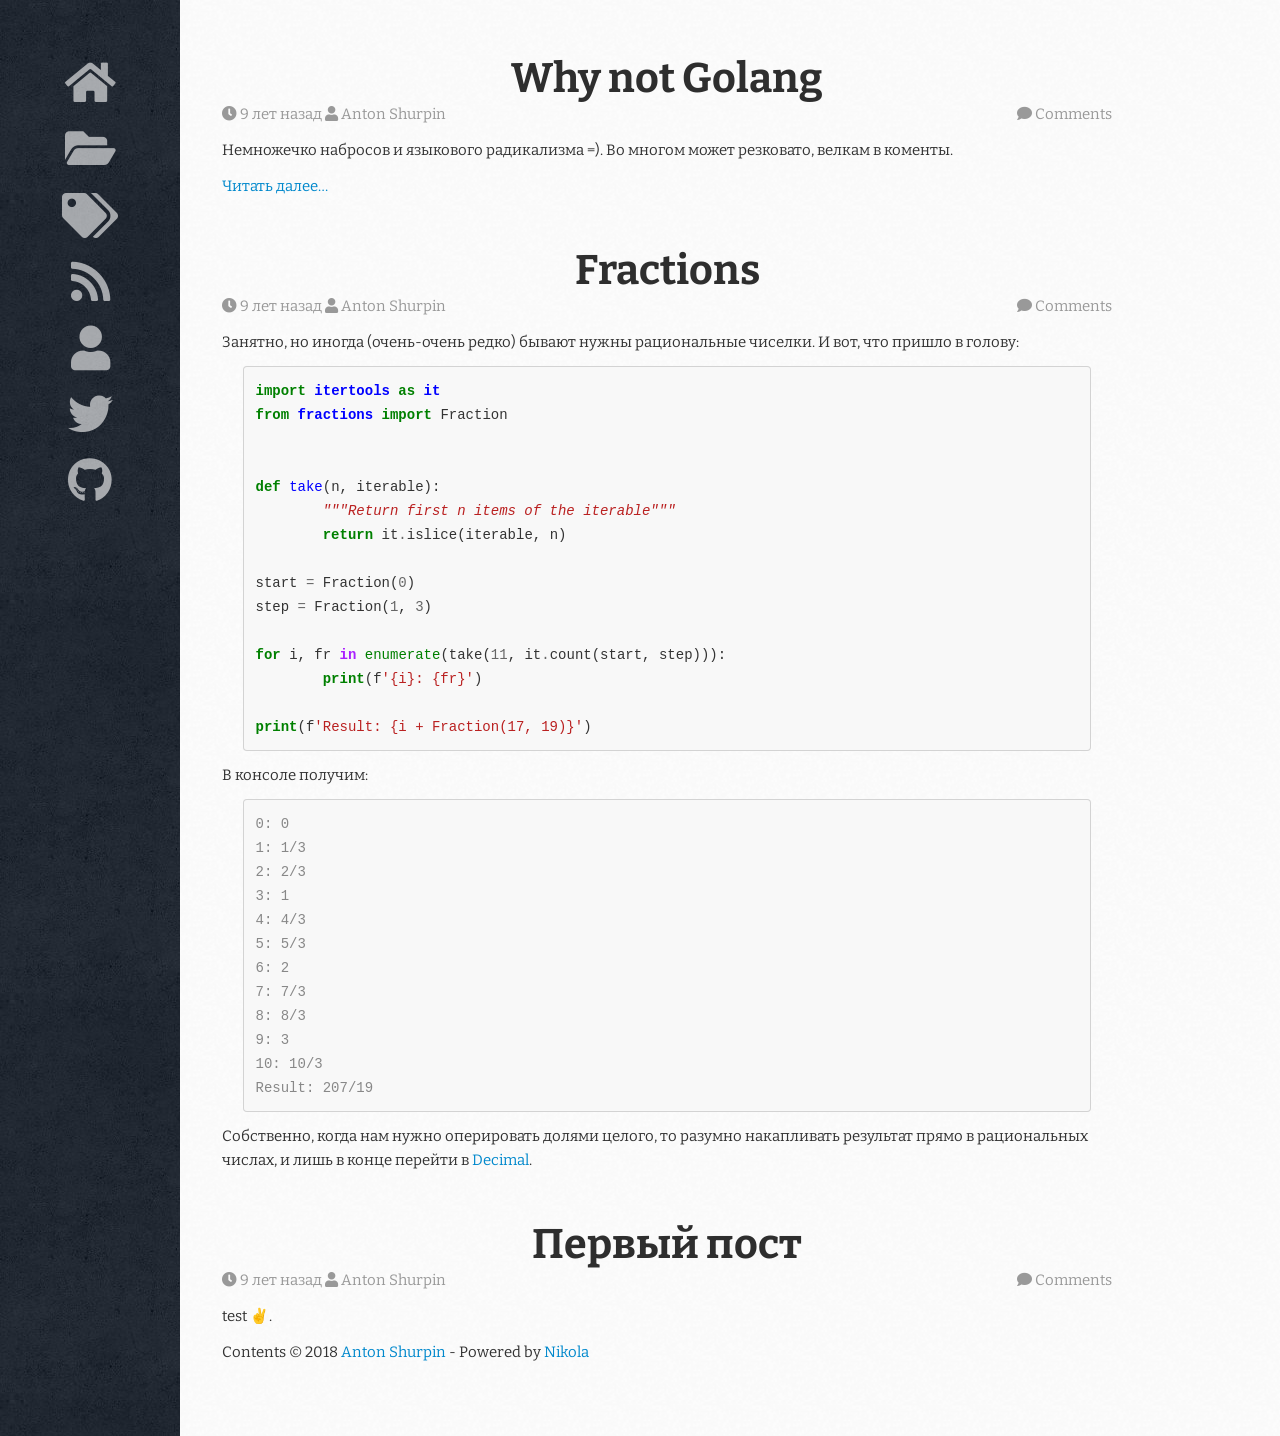
<file: index.html>
<!DOCTYPE html>
<html prefix="
        og: http://ogp.me/ns# article: http://ogp.me/ns/article#
    " vocab="http://ogp.me/ns" lang="ru">
<head>
<meta charset="utf-8">
<meta name="description" content="Little blog with minds.">
<meta name="viewport" content="width=device-width">
<title>Tohas home</title>
<link href="https://fonts.googleapis.com/css?family=Bitter:400,400i,700" rel="stylesheet" type="text/css">
<link rel="stylesheet" href="https://use.fontawesome.com/releases/v5.0.13/css/all.css" integrity="sha384-DNOHZ68U8hZfKXOrtjWvjxusGo9WQnrNx2sqG0tfsghAvtVlRW3tvkXWZh58N9jp" crossorigin="anonymous">
<link href="assets/css/all-nocdn.css" rel="stylesheet" type="text/css">
<meta name="theme-color" content="#5670d4">
<meta name="generator" content="Nikola (getnikola.com)">
<link rel="alternate" type="application/rss+xml" title="RSS" hreflang="ru" href="rss.xml">
<link rel="canonical" href="http://shurp.in/">
<!--[if lt IE 9]><script src="assets/js/html5shiv-printshiv.min.js"></script><![endif]--><link rel="prefetch" href="posts/2018/05/11/no-golang/" type="text/html">
</head>
<body>
    <a href="#page-content" class="sr-only sr-only-focusable">Перейти к главному содержимому</a>
    <section class="social"><ul>
<li><a href="#" title="На главную"><i class="fa fa-home"></i></a></li>
            <li><a href="archive.html" title="Архив"><i class="fa fa-folder-open"></i></a></li>
            <li><a href="categories/index.html" title="Тэги"><i class="fa fa-tags"></i></a></li>
            <li><a href="rss.xml" title="RSS лента"><i class="fa fa-rss"></i></a></li>
            <li><a href="https://getnikola.com" title="Обо мне"><i class="fa fa-user"></i></a></li>
            <li><a href="https://twitter.com/ashurpin" title="Мой Twitter"><i class="fab fa-twitter"></i></a></li>
            <li><a href="https://github.com/SlamJam" title="Мой Github"><i class="fab fa-github"></i></a></li>
    
    

        </ul></section><section class="page-content"><div class="content" rel="main">
    
    
<div class="postindex">
    <article class="h-entry post-text" itemscope="itemscope" itemtype="http://schema.org/Article"><header><h1 class="p-name entry-title"><a href="posts/2018/05/11/no-golang/" class="u-url">Why not Golang</a></h1>
        <div class="metadata">
            <p class="dateline"><a href="posts/2018/05/11/no-golang/" rel="bookmark"><i class="fa fa-clock"></i> <time class="published dt-published" datetime="2018-05-11T03:38:00+03:00" title="2018-05-11 03:38">2018-05-11 03:38</time></a></p>
            <p class="byline author vcard"> <i class="fa fa-user"></i> <span class="byline-name fn" itemprop="author">
                Anton Shurpin
            </span></p>
                <p class="commentline"><i class="fa fa-comment"></i>             <a href="posts/2018/05/11/no-golang/#disqus_thread" data-disqus-identifier="cache/posts/2018/05/11/golang.html">Comments</a>


        </p>
</div>
    </header><div class="p-summary entry-summary">
    <div>
<p>Немножечко набросов и языкового радикализма =). Во многом может резковато, велкам в коменты.</p>
<p class="more"><a href="posts/2018/05/11/no-golang/">Читать далее…</a></p>
</div>
    </div>
    </article><article class="h-entry post-text" itemscope="itemscope" itemtype="http://schema.org/Article"><header><h1 class="p-name entry-title"><a href="posts/2017/07/19/fractions/" class="u-url">Fractions</a></h1>
        <div class="metadata">
            <p class="dateline"><a href="posts/2017/07/19/fractions/" rel="bookmark"><i class="fa fa-clock"></i> <time class="published dt-published" datetime="2017-07-19T06:30:52+03:00" title="2017-07-19 06:30">2017-07-19 06:30</time></a></p>
            <p class="byline author vcard"> <i class="fa fa-user"></i> <span class="byline-name fn" itemprop="author">
                Anton Shurpin
            </span></p>
                <p class="commentline"><i class="fa fa-comment"></i>             <a href="posts/2017/07/19/fractions/#disqus_thread" data-disqus-identifier="cache/posts/2017/07/19/fractions.html">Comments</a>


        </p>
</div>
    </header><div class="p-summary entry-summary">
    <div>
<p>Занятно, но иногда (очень-очень редко) бывают нужны рациональные чиселки. И вот, что пришло в голову:</p>
<pre class="code python"><a name="rest_code_4216510b2ce848f2949141d29b951010-1"></a><span class="kn">import</span> <span class="nn">itertools</span> <span class="kn">as</span> <span class="nn">it</span>
<a name="rest_code_4216510b2ce848f2949141d29b951010-2"></a><span class="kn">from</span> <span class="nn">fractions</span> <span class="kn">import</span> <span class="n">Fraction</span>
<a name="rest_code_4216510b2ce848f2949141d29b951010-3"></a>
<a name="rest_code_4216510b2ce848f2949141d29b951010-4"></a>
<a name="rest_code_4216510b2ce848f2949141d29b951010-5"></a><span class="k">def</span> <span class="nf">take</span><span class="p">(</span><span class="n">n</span><span class="p">,</span> <span class="n">iterable</span><span class="p">):</span>
<a name="rest_code_4216510b2ce848f2949141d29b951010-6"></a>        <span class="sd">"""Return first n items of the iterable"""</span>
<a name="rest_code_4216510b2ce848f2949141d29b951010-7"></a>        <span class="k">return</span> <span class="n">it</span><span class="o">.</span><span class="n">islice</span><span class="p">(</span><span class="n">iterable</span><span class="p">,</span> <span class="n">n</span><span class="p">)</span>
<a name="rest_code_4216510b2ce848f2949141d29b951010-8"></a>
<a name="rest_code_4216510b2ce848f2949141d29b951010-9"></a><span class="n">start</span> <span class="o">=</span> <span class="n">Fraction</span><span class="p">(</span><span class="mi">0</span><span class="p">)</span>
<a name="rest_code_4216510b2ce848f2949141d29b951010-10"></a><span class="n">step</span> <span class="o">=</span> <span class="n">Fraction</span><span class="p">(</span><span class="mi">1</span><span class="p">,</span> <span class="mi">3</span><span class="p">)</span>
<a name="rest_code_4216510b2ce848f2949141d29b951010-11"></a>
<a name="rest_code_4216510b2ce848f2949141d29b951010-12"></a><span class="k">for</span> <span class="n">i</span><span class="p">,</span> <span class="n">fr</span> <span class="ow">in</span> <span class="nb">enumerate</span><span class="p">(</span><span class="n">take</span><span class="p">(</span><span class="mi">11</span><span class="p">,</span> <span class="n">it</span><span class="o">.</span><span class="n">count</span><span class="p">(</span><span class="n">start</span><span class="p">,</span> <span class="n">step</span><span class="p">))):</span>
<a name="rest_code_4216510b2ce848f2949141d29b951010-13"></a>        <span class="k">print</span><span class="p">(</span><span class="n">f</span><span class="s1">'{i}: {fr}'</span><span class="p">)</span>
<a name="rest_code_4216510b2ce848f2949141d29b951010-14"></a>
<a name="rest_code_4216510b2ce848f2949141d29b951010-15"></a><span class="k">print</span><span class="p">(</span><span class="n">f</span><span class="s1">'Result: {i + Fraction(17, 19)}'</span><span class="p">)</span>
</pre>
<p>В консоле получим:</p>
<pre class="code console"><a name="rest_code_e19f630e936046ecb27ea8311308efd5-1"></a><span class="go">0: 0</span>
<a name="rest_code_e19f630e936046ecb27ea8311308efd5-2"></a><span class="go">1: 1/3</span>
<a name="rest_code_e19f630e936046ecb27ea8311308efd5-3"></a><span class="go">2: 2/3</span>
<a name="rest_code_e19f630e936046ecb27ea8311308efd5-4"></a><span class="go">3: 1</span>
<a name="rest_code_e19f630e936046ecb27ea8311308efd5-5"></a><span class="go">4: 4/3</span>
<a name="rest_code_e19f630e936046ecb27ea8311308efd5-6"></a><span class="go">5: 5/3</span>
<a name="rest_code_e19f630e936046ecb27ea8311308efd5-7"></a><span class="go">6: 2</span>
<a name="rest_code_e19f630e936046ecb27ea8311308efd5-8"></a><span class="go">7: 7/3</span>
<a name="rest_code_e19f630e936046ecb27ea8311308efd5-9"></a><span class="go">8: 8/3</span>
<a name="rest_code_e19f630e936046ecb27ea8311308efd5-10"></a><span class="go">9: 3</span>
<a name="rest_code_e19f630e936046ecb27ea8311308efd5-11"></a><span class="go">10: 10/3</span>
<a name="rest_code_e19f630e936046ecb27ea8311308efd5-12"></a><span class="go">Result: 207/19</span>
</pre>
<p>Собственно, когда нам нужно оперировать долями целого, то разумно накапливать результат прямо в рациональных числах, и лишь в конце перейти в <a class="reference external" href="https://docs.python.org/3/library/decimal.html#decimal-objects">Decimal</a>.</p>
</div>
    </div>
    </article><article class="h-entry post-text" itemscope="itemscope" itemtype="http://schema.org/Article"><header><h1 class="p-name entry-title"><a href="posts/2017/06/11/pervyi-post/" class="u-url">Первый пост</a></h1>
        <div class="metadata">
            <p class="dateline"><a href="posts/2017/06/11/pervyi-post/" rel="bookmark"><i class="fa fa-clock"></i> <time class="published dt-published" datetime="2017-06-11T09:03:55+03:00" title="2017-06-11 09:03">2017-06-11 09:03</time></a></p>
            <p class="byline author vcard"> <i class="fa fa-user"></i> <span class="byline-name fn" itemprop="author">
                Anton Shurpin
            </span></p>
                <p class="commentline"><i class="fa fa-comment"></i>             <a href="posts/2017/06/11/pervyi-post/#disqus_thread" data-disqus-identifier="cache/posts/2017/06/11/pervyi-post.html">Comments</a>


        </p>
</div>
    </header><div class="p-summary entry-summary">
    <p>test ✌️.</p>
    </div>
    </article>
</div>

               <script>var disqus_shortname="ashurpin";(function(){var a=document.createElement("script");a.async=true;a.src="https://"+disqus_shortname+".disqus.com/count.js";(document.getElementsByTagName("head")[0]||document.getElementsByTagName("body")[0]).appendChild(a)}());</script><footer id="footer"><p>Contents © 2018         <a href="mailto:anton.shurpin@gmail.com">Anton Shurpin</a> - Powered by         <a href="https://getnikola.com" rel="nofollow">Nikola</a>         </p>
            
        </footer>
</div>
    </section><script src="assets/js/all-nocdn.js"></script><!-- fancy dates --><script>
    moment.locale("ru");
    fancydates(2, "YYYY-MM-DD HH:mm");
    </script><!-- end fancy dates --><script>
    baguetteBox.run('div#content', {
        ignoreClass: 'islink',
        captions: function(element) {
            return element.getElementsByTagName('img')[0].alt;
    }});
    </script>
</body>
</html>
</file>
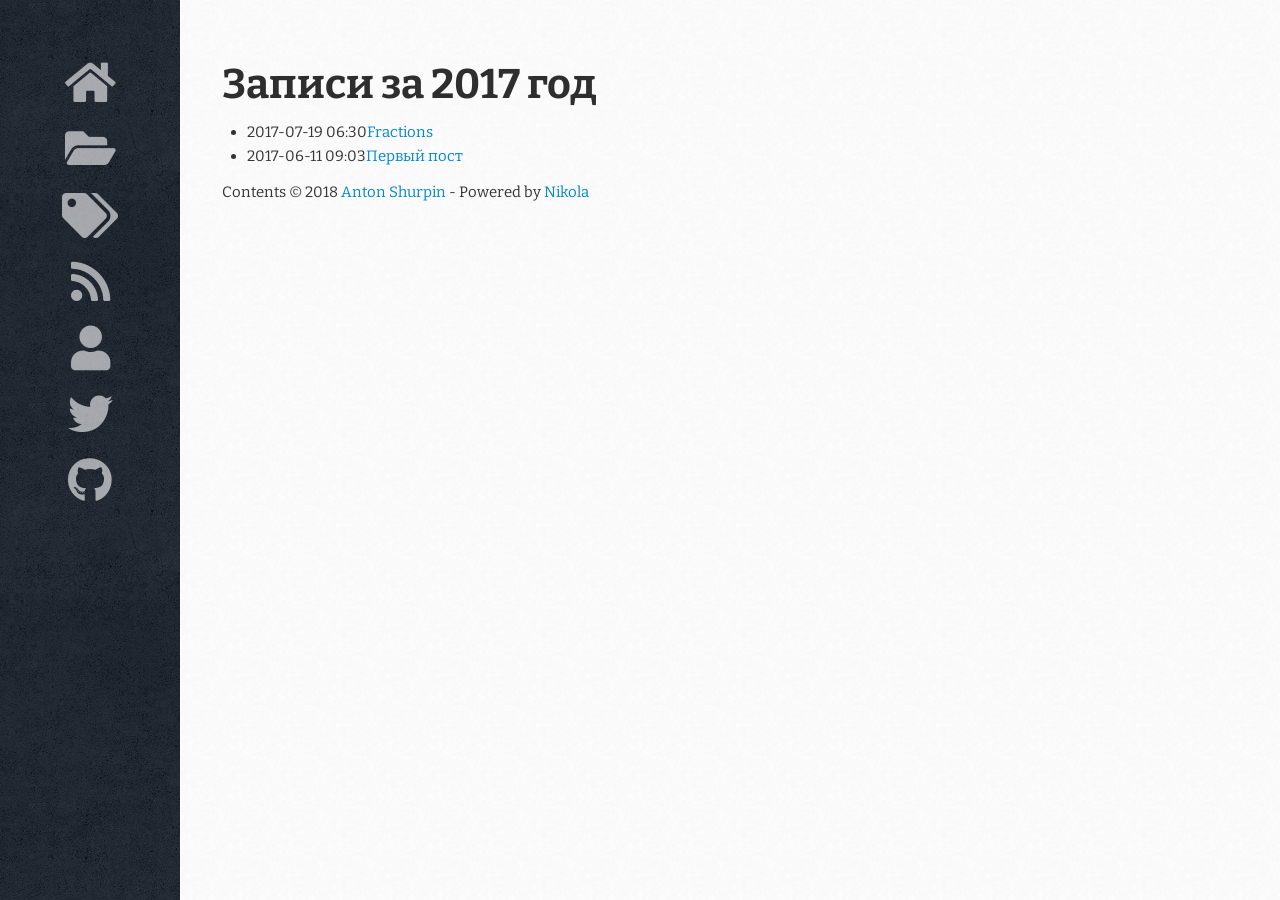
<file: 2017/index.html>
<!DOCTYPE html>
<html prefix="
        og: http://ogp.me/ns# article: http://ogp.me/ns/article#
    " vocab="http://ogp.me/ns" lang="ru">
<head>
<meta charset="utf-8">
<meta name="description" content="Little blog with minds.">
<meta name="viewport" content="width=device-width">
<title>Записи за 2017 год | Tohas home</title>
<link href="https://fonts.googleapis.com/css?family=Bitter:400,400i,700" rel="stylesheet" type="text/css">
<link rel="stylesheet" href="https://use.fontawesome.com/releases/v5.0.13/css/all.css" integrity="sha384-DNOHZ68U8hZfKXOrtjWvjxusGo9WQnrNx2sqG0tfsghAvtVlRW3tvkXWZh58N9jp" crossorigin="anonymous">
<link href="../assets/css/all-nocdn.css" rel="stylesheet" type="text/css">
<meta name="theme-color" content="#5670d4">
<meta name="generator" content="Nikola (getnikola.com)">
<link rel="alternate" type="application/rss+xml" title="RSS" hreflang="ru" href="../rss.xml">
<link rel="canonical" href="http://shurp.in/2017/">
<!--[if lt IE 9]><script src="../assets/js/html5shiv-printshiv.min.js"></script><![endif]-->
</head>
<body>
    <a href="#page-content" class="sr-only sr-only-focusable">Перейти к главному содержимому</a>
    <section class="social"><ul>
<li><a href="../index.html" title="На главную"><i class="fa fa-home"></i></a></li>
            <li><a href="../archive.html" title="Архив"><i class="fa fa-folder-open"></i></a></li>
            <li><a href="../categories/index.html" title="Тэги"><i class="fa fa-tags"></i></a></li>
            <li><a href="../rss.xml" title="RSS лента"><i class="fa fa-rss"></i></a></li>
            <li><a href="https://getnikola.com" title="Обо мне"><i class="fa fa-user"></i></a></li>
            <li><a href="https://twitter.com/ashurpin" title="Мой Twitter"><i class="fab fa-twitter"></i></a></li>
            <li><a href="https://github.com/SlamJam" title="Мой Github"><i class="fab fa-github"></i></a></li>
    
    

        </ul></section><section class="page-content"><div class="content" rel="main">
<article class="listpage"><header><h1>Записи за 2017 год</h1>
    </header><ul class="postlist">
<li>
<time class="listdate" datetime="2017-07-19T06:30:52+03:00" title="2017-07-19 06:30">2017-07-19 06:30</time><a href="../posts/2017/07/19/fractions/" class="listtitle">Fractions</a>
</li>
        <li>
<time class="listdate" datetime="2017-06-11T09:03:55+03:00" title="2017-06-11 09:03">2017-06-11 09:03</time><a href="../posts/2017/06/11/pervyi-post/" class="listtitle">Первый пост</a>
</li>
    </ul></article><footer id="footer"><p>Contents © 2018         <a href="mailto:anton.shurpin@gmail.com">Anton Shurpin</a> - Powered by         <a href="https://getnikola.com" rel="nofollow">Nikola</a>         </p>
            
        </footer>
</div>
    </section><script src="../assets/js/all-nocdn.js"></script><!-- fancy dates --><script>
    moment.locale("ru");
    fancydates(2, "YYYY-MM-DD HH:mm");
    </script><!-- end fancy dates --><script>
    baguetteBox.run('div#content', {
        ignoreClass: 'islink',
        captions: function(element) {
            return element.getElementsByTagName('img')[0].alt;
    }});
    </script>
</body>
</html>
</file>
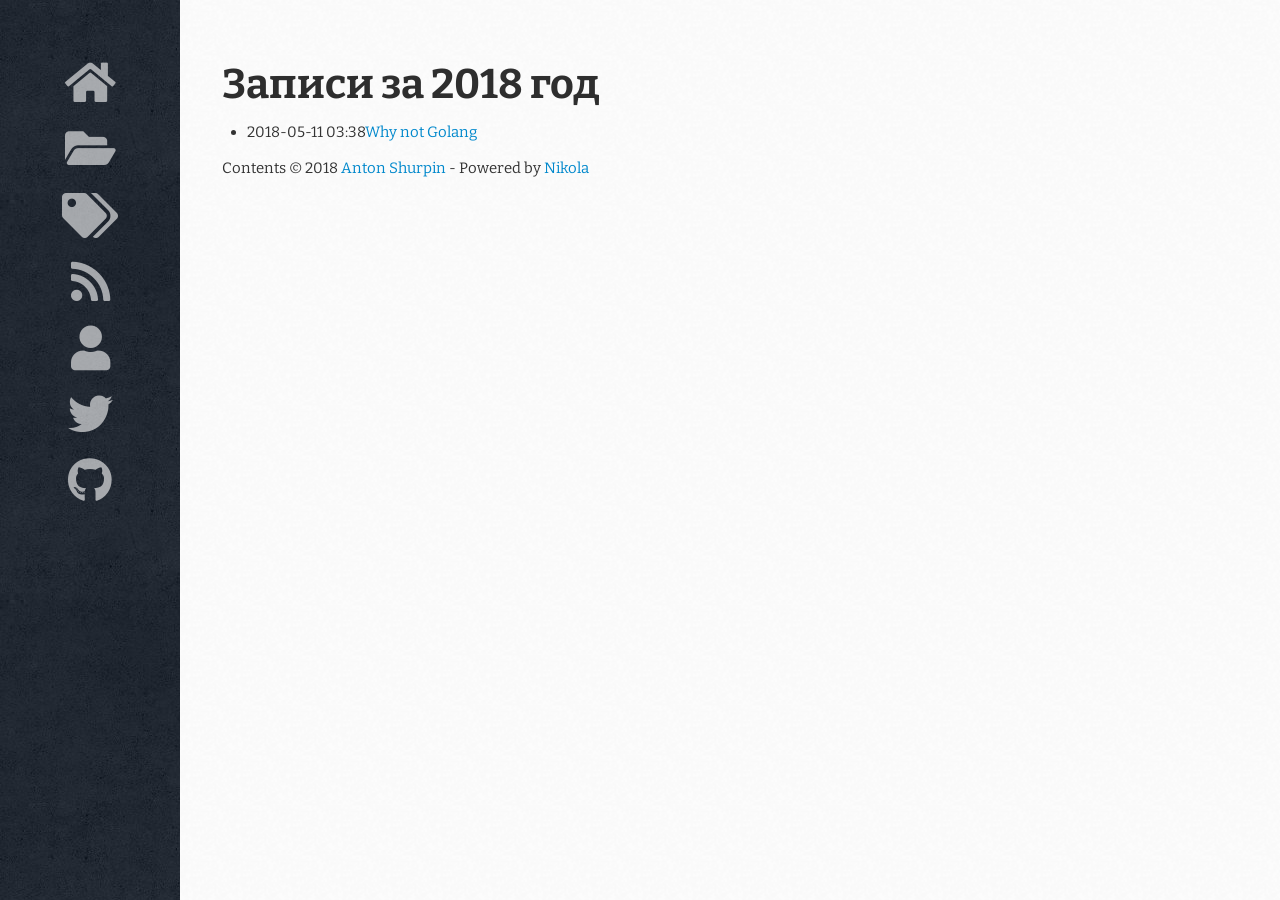
<file: 2018/index.html>
<!DOCTYPE html>
<html prefix="
        og: http://ogp.me/ns# article: http://ogp.me/ns/article#
    " vocab="http://ogp.me/ns" lang="ru">
<head>
<meta charset="utf-8">
<meta name="description" content="Little blog with minds.">
<meta name="viewport" content="width=device-width">
<title>Записи за 2018 год | Tohas home</title>
<link href="https://fonts.googleapis.com/css?family=Bitter:400,400i,700" rel="stylesheet" type="text/css">
<link rel="stylesheet" href="https://use.fontawesome.com/releases/v5.0.13/css/all.css" integrity="sha384-DNOHZ68U8hZfKXOrtjWvjxusGo9WQnrNx2sqG0tfsghAvtVlRW3tvkXWZh58N9jp" crossorigin="anonymous">
<link href="../assets/css/all-nocdn.css" rel="stylesheet" type="text/css">
<meta name="theme-color" content="#5670d4">
<meta name="generator" content="Nikola (getnikola.com)">
<link rel="alternate" type="application/rss+xml" title="RSS" hreflang="ru" href="../rss.xml">
<link rel="canonical" href="http://shurp.in/2018/">
<!--[if lt IE 9]><script src="../assets/js/html5shiv-printshiv.min.js"></script><![endif]-->
</head>
<body>
    <a href="#page-content" class="sr-only sr-only-focusable">Перейти к главному содержимому</a>
    <section class="social"><ul>
<li><a href="../index.html" title="На главную"><i class="fa fa-home"></i></a></li>
            <li><a href="../archive.html" title="Архив"><i class="fa fa-folder-open"></i></a></li>
            <li><a href="../categories/index.html" title="Тэги"><i class="fa fa-tags"></i></a></li>
            <li><a href="../rss.xml" title="RSS лента"><i class="fa fa-rss"></i></a></li>
            <li><a href="https://getnikola.com" title="Обо мне"><i class="fa fa-user"></i></a></li>
            <li><a href="https://twitter.com/ashurpin" title="Мой Twitter"><i class="fab fa-twitter"></i></a></li>
            <li><a href="https://github.com/SlamJam" title="Мой Github"><i class="fab fa-github"></i></a></li>
    
    

        </ul></section><section class="page-content"><div class="content" rel="main">
<article class="listpage"><header><h1>Записи за 2018 год</h1>
    </header><ul class="postlist">
<li>
<time class="listdate" datetime="2018-05-11T03:38:00+03:00" title="2018-05-11 03:38">2018-05-11 03:38</time><a href="../posts/2018/05/11/no-golang/" class="listtitle">Why not Golang</a>
</li>
    </ul></article><footer id="footer"><p>Contents © 2018         <a href="mailto:anton.shurpin@gmail.com">Anton Shurpin</a> - Powered by         <a href="https://getnikola.com" rel="nofollow">Nikola</a>         </p>
            
        </footer>
</div>
    </section><script src="../assets/js/all-nocdn.js"></script><!-- fancy dates --><script>
    moment.locale("ru");
    fancydates(2, "YYYY-MM-DD HH:mm");
    </script><!-- end fancy dates --><script>
    baguetteBox.run('div#content', {
        ignoreClass: 'islink',
        captions: function(element) {
            return element.getElementsByTagName('img')[0].alt;
    }});
    </script>
</body>
</html>
</file>
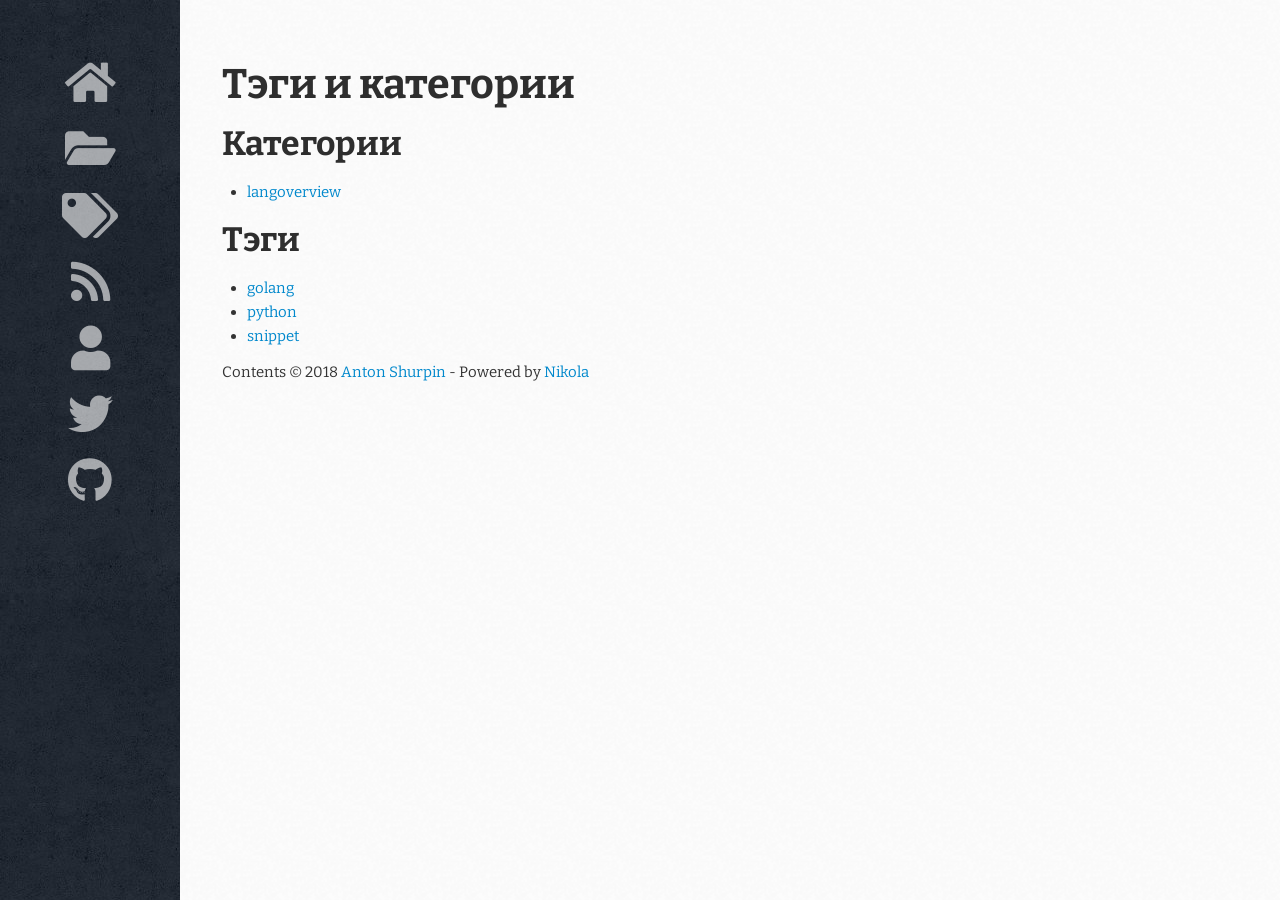
<file: categories/index.html>
<!DOCTYPE html>
<html prefix="
        og: http://ogp.me/ns# article: http://ogp.me/ns/article#
    " vocab="http://ogp.me/ns" lang="ru">
<head>
<meta charset="utf-8">
<meta name="description" content="Тэги и категории">
<meta name="viewport" content="width=device-width">
<title>Тэги и категории | Tohas home</title>
<link href="https://fonts.googleapis.com/css?family=Bitter:400,400i,700" rel="stylesheet" type="text/css">
<link rel="stylesheet" href="https://use.fontawesome.com/releases/v5.0.13/css/all.css" integrity="sha384-DNOHZ68U8hZfKXOrtjWvjxusGo9WQnrNx2sqG0tfsghAvtVlRW3tvkXWZh58N9jp" crossorigin="anonymous">
<link href="../assets/css/all-nocdn.css" rel="stylesheet" type="text/css">
<meta name="theme-color" content="#5670d4">
<meta name="generator" content="Nikola (getnikola.com)">
<link rel="alternate" type="application/rss+xml" title="RSS" hreflang="ru" href="../rss.xml">
<link rel="canonical" href="http://shurp.in/categories/">
<!--[if lt IE 9]><script src="../assets/js/html5shiv-printshiv.min.js"></script><![endif]-->
</head>
<body>
    <a href="#page-content" class="sr-only sr-only-focusable">Перейти к главному содержимому</a>
    <section class="social"><ul>
<li><a href="../index.html" title="На главную"><i class="fa fa-home"></i></a></li>
            <li><a href="../archive.html" title="Архив"><i class="fa fa-folder-open"></i></a></li>
            <li><a href="#" title="Тэги"><i class="fa fa-tags"></i></a></li>
            <li><a href="../rss.xml" title="RSS лента"><i class="fa fa-rss"></i></a></li>
            <li><a href="https://getnikola.com" title="Обо мне"><i class="fa fa-user"></i></a></li>
            <li><a href="https://twitter.com/ashurpin" title="Мой Twitter"><i class="fab fa-twitter"></i></a></li>
            <li><a href="https://github.com/SlamJam" title="Мой Github"><i class="fab fa-github"></i></a></li>
    
    

        </ul></section><section class="page-content"><div class="content" rel="main">
<article class="tagindex"><header><h1>Тэги и категории</h1>
        <div class="metadata">
            
        </div>
    </header><h2>Категории</h2>
                <ul class="postlist">
<li>
<a class="reference" href="cat_langoverview/">langoverview</a>
                </li>
                </ul>
<h2>Тэги</h2>
        <ul class="postlist">
<li><a class="reference listtitle" href="golang/">golang</a></li>
                <li><a class="reference listtitle" href="python/">python</a></li>
                <li><a class="reference listtitle" href="snippet/">snippet</a></li>
        </ul></article><footer id="footer"><p>Contents © 2018         <a href="mailto:anton.shurpin@gmail.com">Anton Shurpin</a> - Powered by         <a href="https://getnikola.com" rel="nofollow">Nikola</a>         </p>
            
        </footer>
</div>
    </section><script src="../assets/js/all-nocdn.js"></script><!-- fancy dates --><script>
    moment.locale("ru");
    fancydates(2, "YYYY-MM-DD HH:mm");
    </script><!-- end fancy dates --><script>
    baguetteBox.run('div#content', {
        ignoreClass: 'islink',
        captions: function(element) {
            return element.getElementsByTagName('img')[0].alt;
    }});
    </script>
</body>
</html>
</file>
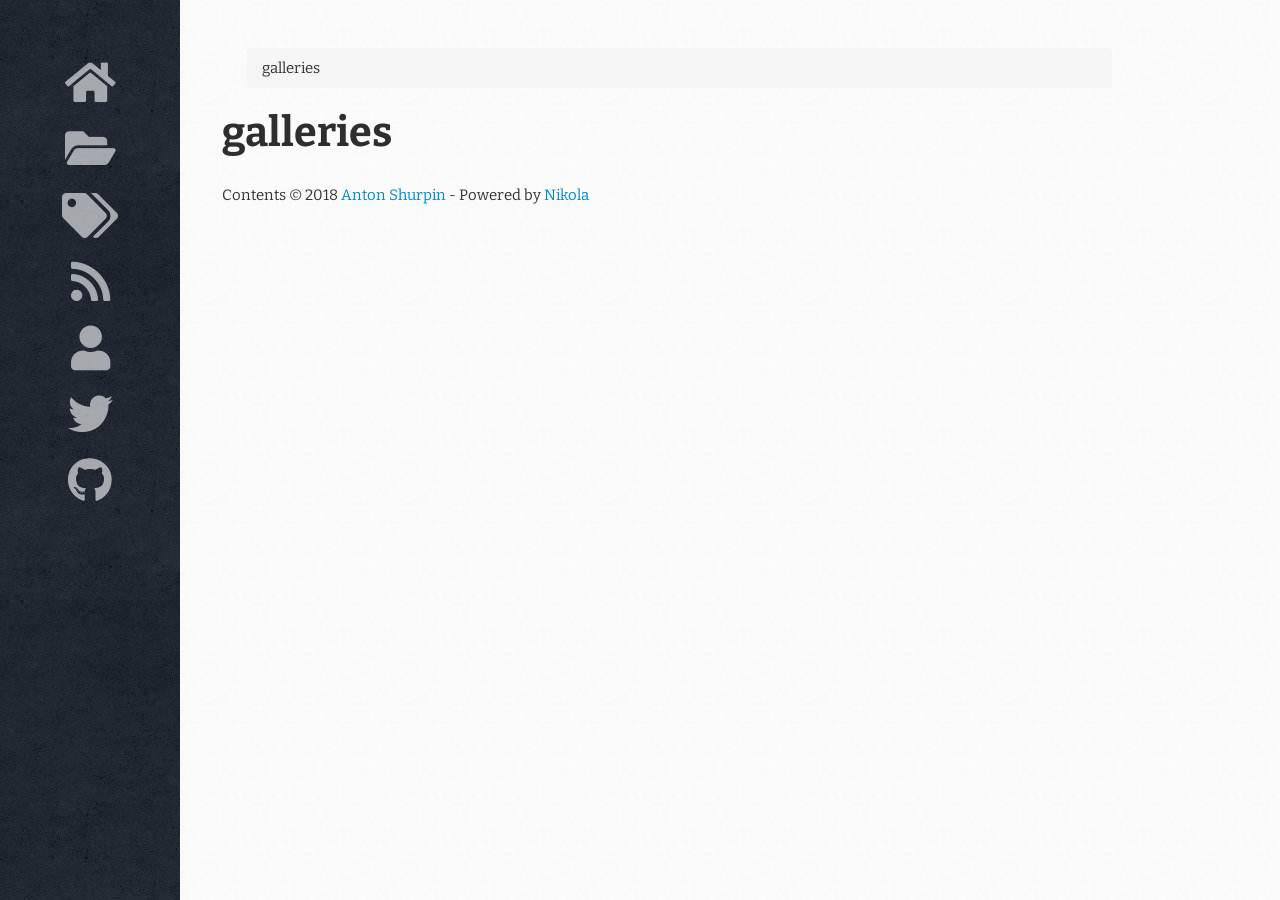
<file: galleries/index.html>
<!DOCTYPE html>
<html prefix="
        og: http://ogp.me/ns# article: http://ogp.me/ns/article#
    " vocab="http://ogp.me/ns" lang="ru">
<head>
<meta charset="utf-8">
<meta name="viewport" content="width=device-width">
<title>galleries | Tohas home</title>
<link href="https://fonts.googleapis.com/css?family=Bitter:400,400i,700" rel="stylesheet" type="text/css">
<link rel="stylesheet" href="https://use.fontawesome.com/releases/v5.0.13/css/all.css" integrity="sha384-DNOHZ68U8hZfKXOrtjWvjxusGo9WQnrNx2sqG0tfsghAvtVlRW3tvkXWZh58N9jp" crossorigin="anonymous">
<link href="../assets/css/all-nocdn.css" rel="stylesheet" type="text/css">
<meta name="theme-color" content="#5670d4">
<meta name="generator" content="Nikola (getnikola.com)">
<link rel="alternate" type="application/rss+xml" title="RSS" hreflang="ru" href="../rss.xml">
<link rel="canonical" href="http://shurp.in/galleries/">
<!--[if lt IE 9]><script src="../assets/js/html5shiv-printshiv.min.js"></script><![endif]--><link rel="alternate" type="application/rss+xml" title="RSS" href="rss.xml">
<style type="text/css">
    #gallery_container {
        position: relative;
    }
    .image-block {
        position: absolute;
    }
</style>
<link rel="alternate" type="application/rss+xml" title="RSS" href="rss.xml">
</head>
<body>
    <a href="#page-content" class="sr-only sr-only-focusable">Перейти к главному содержимому</a>
    <section class="social"><ul>
<li><a href="../index.html" title="На главную"><i class="fa fa-home"></i></a></li>
            <li><a href="../archive.html" title="Архив"><i class="fa fa-folder-open"></i></a></li>
            <li><a href="../categories/index.html" title="Тэги"><i class="fa fa-tags"></i></a></li>
            <li><a href="../rss.xml" title="RSS лента"><i class="fa fa-rss"></i></a></li>
            <li><a href="https://getnikola.com" title="Обо мне"><i class="fa fa-user"></i></a></li>
            <li><a href="https://twitter.com/ashurpin" title="Мой Twitter"><i class="fab fa-twitter"></i></a></li>
            <li><a href="https://github.com/SlamJam" title="Мой Github"><i class="fab fa-github"></i></a></li>
    
    

        </ul></section><section class="page-content"><div class="content" rel="main">
    <nav class="breadcrumbs"><ul class="breadcrumb">
<li>galleries</li>
</ul></nav><h1>galleries</h1>

<div id="gallery_container"></div>
                     <footer id="footer"><p>Contents © 2018         <a href="mailto:anton.shurpin@gmail.com">Anton Shurpin</a> - Powered by         <a href="https://getnikola.com" rel="nofollow">Nikola</a>         </p>
            
        </footer>
</div>
    </section><script src="../assets/js/all-nocdn.js"></script><!-- fancy dates --><script>
    moment.locale("ru");
    fancydates(2, "YYYY-MM-DD HH:mm");
    </script><!-- end fancy dates --><script src="../assets/js/justified-layout.min.js"></script><script src="../assets/js/gallery.min.js"></script><script>
var jsonContent = [];
var thumbnailSize = 180;
renderGallery(jsonContent, thumbnailSize);
window.addEventListener('resize', renderGallery);
</script><script>
    baguetteBox.run('div#content', {
        ignoreClass: 'islink',
        captions: function(element) {
            return element.getElementsByTagName('img')[0].alt;
    }});
    </script>
</body>
</html>
</file>
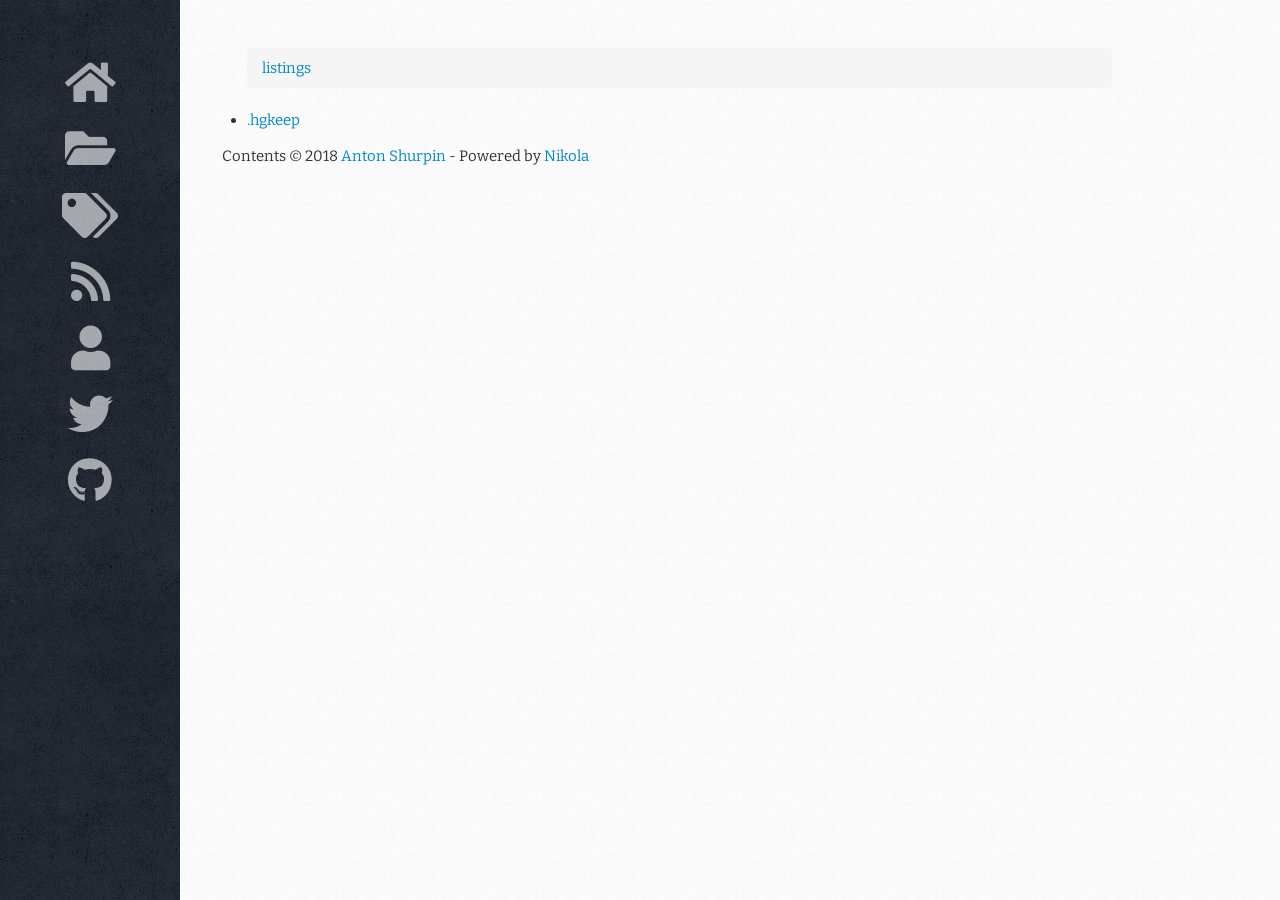
<file: listings/index.html>
<!DOCTYPE html>
<html prefix="
        og: http://ogp.me/ns# article: http://ogp.me/ns/article#
    " vocab="http://ogp.me/ns" lang="ru">
<head>
<meta charset="utf-8">
<meta name="description" content="listings">
<meta name="viewport" content="width=device-width">
<title>listings | Tohas home</title>
<link href="https://fonts.googleapis.com/css?family=Bitter:400,400i,700" rel="stylesheet" type="text/css">
<link rel="stylesheet" href="https://use.fontawesome.com/releases/v5.0.13/css/all.css" integrity="sha384-DNOHZ68U8hZfKXOrtjWvjxusGo9WQnrNx2sqG0tfsghAvtVlRW3tvkXWZh58N9jp" crossorigin="anonymous">
<link href="../assets/css/all-nocdn.css" rel="stylesheet" type="text/css">
<meta name="theme-color" content="#5670d4">
<meta name="generator" content="Nikola (getnikola.com)">
<link rel="alternate" type="application/rss+xml" title="RSS" hreflang="ru" href="../rss.xml">
<link rel="canonical" href="http://shurp.in/listings/">
<!--[if lt IE 9]><script src="../assets/js/html5shiv-printshiv.min.js"></script><![endif]-->
</head>
<body>
    <a href="#page-content" class="sr-only sr-only-focusable">Перейти к главному содержимому</a>
    <section class="social"><ul>
<li><a href="../index.html" title="На главную"><i class="fa fa-home"></i></a></li>
            <li><a href="../archive.html" title="Архив"><i class="fa fa-folder-open"></i></a></li>
            <li><a href="../categories/index.html" title="Тэги"><i class="fa fa-tags"></i></a></li>
            <li><a href="../rss.xml" title="RSS лента"><i class="fa fa-rss"></i></a></li>
            <li><a href="https://getnikola.com" title="Обо мне"><i class="fa fa-user"></i></a></li>
            <li><a href="https://twitter.com/ashurpin" title="Мой Twitter"><i class="fab fa-twitter"></i></a></li>
            <li><a href="https://github.com/SlamJam" title="Мой Github"><i class="fab fa-github"></i></a></li>
    
    

        </ul></section><section class="page-content"><div class="content" rel="main">
<nav class="breadcrumbs"><ul class="breadcrumb">
<li><a href=".">listings</a></li>
</ul></nav><ul><li>
<a href=".hgkeep.html" class="listing-file">.hgkeep</a>
</li></ul>
<footer id="footer"><p>Contents © 2018         <a href="mailto:anton.shurpin@gmail.com">Anton Shurpin</a> - Powered by         <a href="https://getnikola.com" rel="nofollow">Nikola</a>         </p>
            
        </footer>
</div>
    </section><script src="../assets/js/all-nocdn.js"></script><!-- fancy dates --><script>
    moment.locale("ru");
    fancydates(2, "YYYY-MM-DD HH:mm");
    </script><!-- end fancy dates --><script>
    baguetteBox.run('div#content', {
        ignoreClass: 'islink',
        captions: function(element) {
            return element.getElementsByTagName('img')[0].alt;
    }});
    </script>
</body>
</html>
</file>
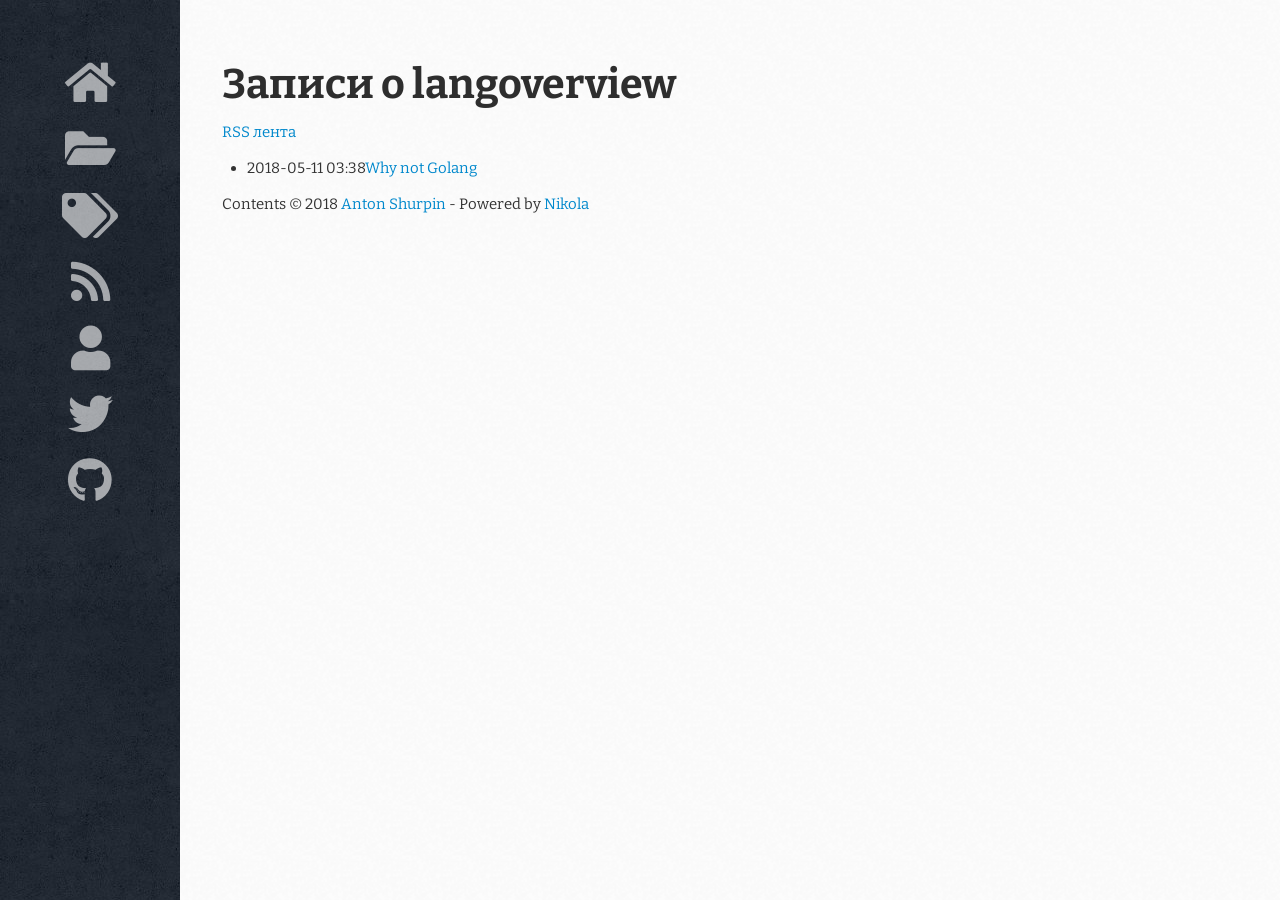
<file: categories/cat_langoverview/index.html>
<!DOCTYPE html>
<html prefix="
        og: http://ogp.me/ns# article: http://ogp.me/ns/article#
    " vocab="http://ogp.me/ns" lang="ru">
<head>
<meta charset="utf-8">
<meta name="viewport" content="width=device-width">
<title>Записи о langoverview | Tohas home</title>
<link href="https://fonts.googleapis.com/css?family=Bitter:400,400i,700" rel="stylesheet" type="text/css">
<link rel="stylesheet" href="https://use.fontawesome.com/releases/v5.0.13/css/all.css" integrity="sha384-DNOHZ68U8hZfKXOrtjWvjxusGo9WQnrNx2sqG0tfsghAvtVlRW3tvkXWZh58N9jp" crossorigin="anonymous">
<link href="../../assets/css/all-nocdn.css" rel="stylesheet" type="text/css">
<meta name="theme-color" content="#5670d4">
<meta name="generator" content="Nikola (getnikola.com)">
<link rel="alternate" type="application/rss+xml" title="RSS" hreflang="ru" href="../../rss.xml">
<link rel="canonical" href="http://shurp.in/categories/cat_langoverview/">
<!--[if lt IE 9]><script src="../../assets/js/html5shiv-printshiv.min.js"></script><![endif]--><link rel="alternate" type="application/rss+xml" title="RSS for category langoverview" hreflang="ru" href="../cat_langoverview.xml">
</head>
<body>
    <a href="#page-content" class="sr-only sr-only-focusable">Перейти к главному содержимому</a>
    <section class="social"><ul>
<li><a href="../../index.html" title="На главную"><i class="fa fa-home"></i></a></li>
            <li><a href="../../archive.html" title="Архив"><i class="fa fa-folder-open"></i></a></li>
            <li><a href="../index.html" title="Тэги"><i class="fa fa-tags"></i></a></li>
            <li><a href="../../rss.xml" title="RSS лента"><i class="fa fa-rss"></i></a></li>
            <li><a href="https://getnikola.com" title="Обо мне"><i class="fa fa-user"></i></a></li>
            <li><a href="https://twitter.com/ashurpin" title="Мой Twitter"><i class="fab fa-twitter"></i></a></li>
            <li><a href="https://github.com/SlamJam" title="Мой Github"><i class="fab fa-github"></i></a></li>
    
    

        </ul></section><section class="page-content"><div class="content" rel="main">
<article class="tagpage"><header><h1>Записи о langoverview</h1>
        <div class="metadata">
                            <p class="feedlink">
                                    <a href="../cat_langoverview.xml" hreflang="ru" type="application/rss+xml">RSS лента</a>

                </p>

        </div>
        
    </header><ul class="postlist">
<li>
<time class="listdate" datetime="2018-05-11T03:38:00+03:00" title="2018-05-11 03:38">2018-05-11 03:38</time><a href="../../posts/2018/05/11/no-golang/" class="listtitle">Why not Golang</a><a></a>
</li>
        </ul></article><footer id="footer"><p>Contents © 2018         <a href="mailto:anton.shurpin@gmail.com">Anton Shurpin</a> - Powered by         <a href="https://getnikola.com" rel="nofollow">Nikola</a>         </p>
            
        </footer>
</div>
    </section><script src="../../assets/js/all-nocdn.js"></script><!-- fancy dates --><script>
    moment.locale("ru");
    fancydates(2, "YYYY-MM-DD HH:mm");
    </script><!-- end fancy dates --><script>
    baguetteBox.run('div#content', {
        ignoreClass: 'islink',
        captions: function(element) {
            return element.getElementsByTagName('img')[0].alt;
    }});
    </script>
</body>
</html>
</file>
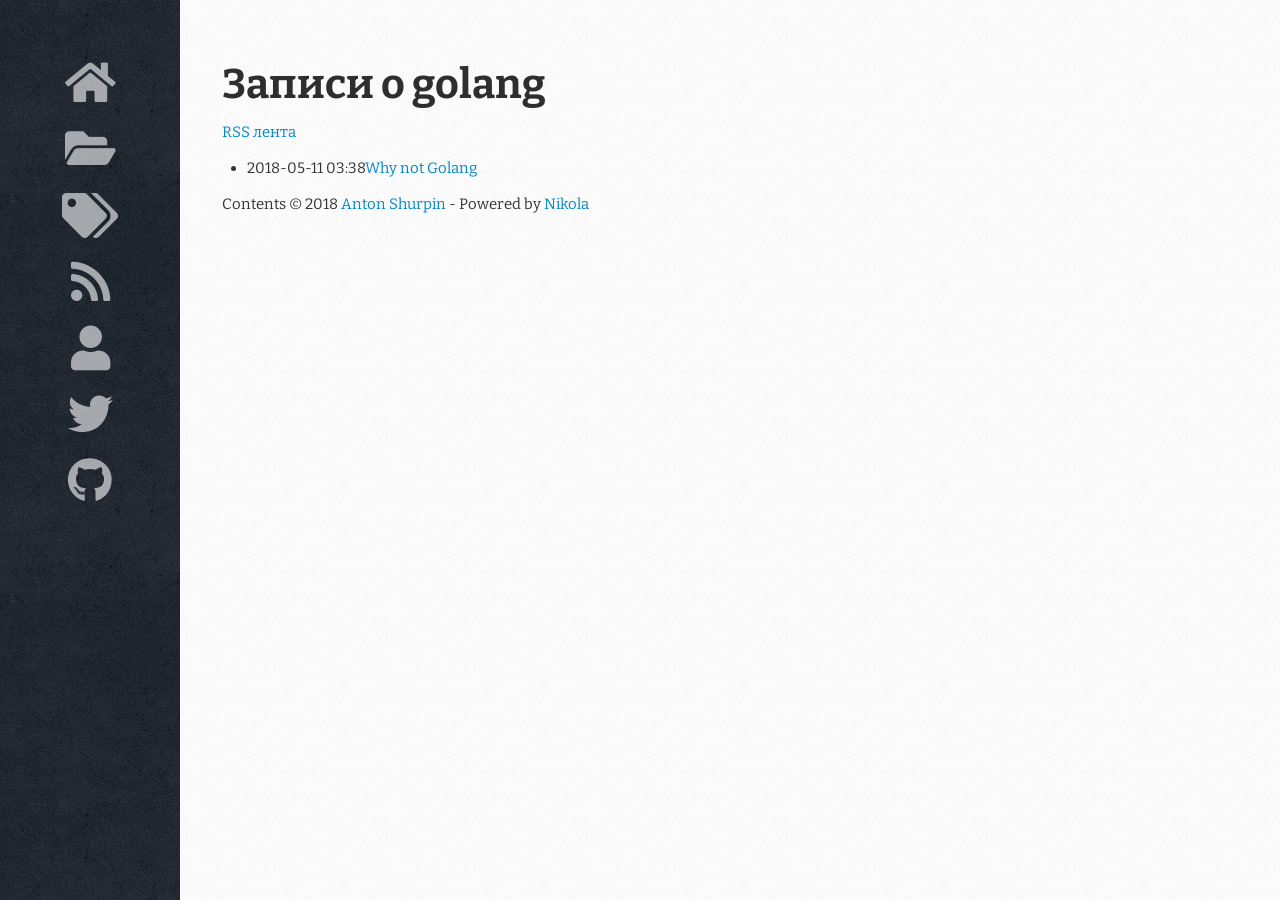
<file: categories/golang/index.html>
<!DOCTYPE html>
<html prefix="
        og: http://ogp.me/ns# article: http://ogp.me/ns/article#
    " vocab="http://ogp.me/ns" lang="ru">
<head>
<meta charset="utf-8">
<meta name="viewport" content="width=device-width">
<title>Записи о golang | Tohas home</title>
<link href="https://fonts.googleapis.com/css?family=Bitter:400,400i,700" rel="stylesheet" type="text/css">
<link rel="stylesheet" href="https://use.fontawesome.com/releases/v5.0.13/css/all.css" integrity="sha384-DNOHZ68U8hZfKXOrtjWvjxusGo9WQnrNx2sqG0tfsghAvtVlRW3tvkXWZh58N9jp" crossorigin="anonymous">
<link href="../../assets/css/all-nocdn.css" rel="stylesheet" type="text/css">
<meta name="theme-color" content="#5670d4">
<meta name="generator" content="Nikola (getnikola.com)">
<link rel="alternate" type="application/rss+xml" title="RSS" hreflang="ru" href="../../rss.xml">
<link rel="canonical" href="http://shurp.in/categories/golang/">
<!--[if lt IE 9]><script src="../../assets/js/html5shiv-printshiv.min.js"></script><![endif]--><link rel="alternate" type="application/rss+xml" title="RSS for tag golang" hreflang="ru" href="../golang.xml">
</head>
<body>
    <a href="#page-content" class="sr-only sr-only-focusable">Перейти к главному содержимому</a>
    <section class="social"><ul>
<li><a href="../../index.html" title="На главную"><i class="fa fa-home"></i></a></li>
            <li><a href="../../archive.html" title="Архив"><i class="fa fa-folder-open"></i></a></li>
            <li><a href="../index.html" title="Тэги"><i class="fa fa-tags"></i></a></li>
            <li><a href="../../rss.xml" title="RSS лента"><i class="fa fa-rss"></i></a></li>
            <li><a href="https://getnikola.com" title="Обо мне"><i class="fa fa-user"></i></a></li>
            <li><a href="https://twitter.com/ashurpin" title="Мой Twitter"><i class="fab fa-twitter"></i></a></li>
            <li><a href="https://github.com/SlamJam" title="Мой Github"><i class="fab fa-github"></i></a></li>
    
    

        </ul></section><section class="page-content"><div class="content" rel="main">
<article class="tagpage"><header><h1>Записи о golang</h1>
        <div class="metadata">
                            <p class="feedlink">
                                    <a href="../golang.xml" hreflang="ru" type="application/rss+xml">RSS лента</a>

                </p>

        </div>
        
    </header><ul class="postlist">
<li>
<time class="listdate" datetime="2018-05-11T03:38:00+03:00" title="2018-05-11 03:38">2018-05-11 03:38</time><a href="../../posts/2018/05/11/no-golang/" class="listtitle">Why not Golang</a><a></a>
</li>
        </ul></article><footer id="footer"><p>Contents © 2018         <a href="mailto:anton.shurpin@gmail.com">Anton Shurpin</a> - Powered by         <a href="https://getnikola.com" rel="nofollow">Nikola</a>         </p>
            
        </footer>
</div>
    </section><script src="../../assets/js/all-nocdn.js"></script><!-- fancy dates --><script>
    moment.locale("ru");
    fancydates(2, "YYYY-MM-DD HH:mm");
    </script><!-- end fancy dates --><script>
    baguetteBox.run('div#content', {
        ignoreClass: 'islink',
        captions: function(element) {
            return element.getElementsByTagName('img')[0].alt;
    }});
    </script>
</body>
</html>
</file>
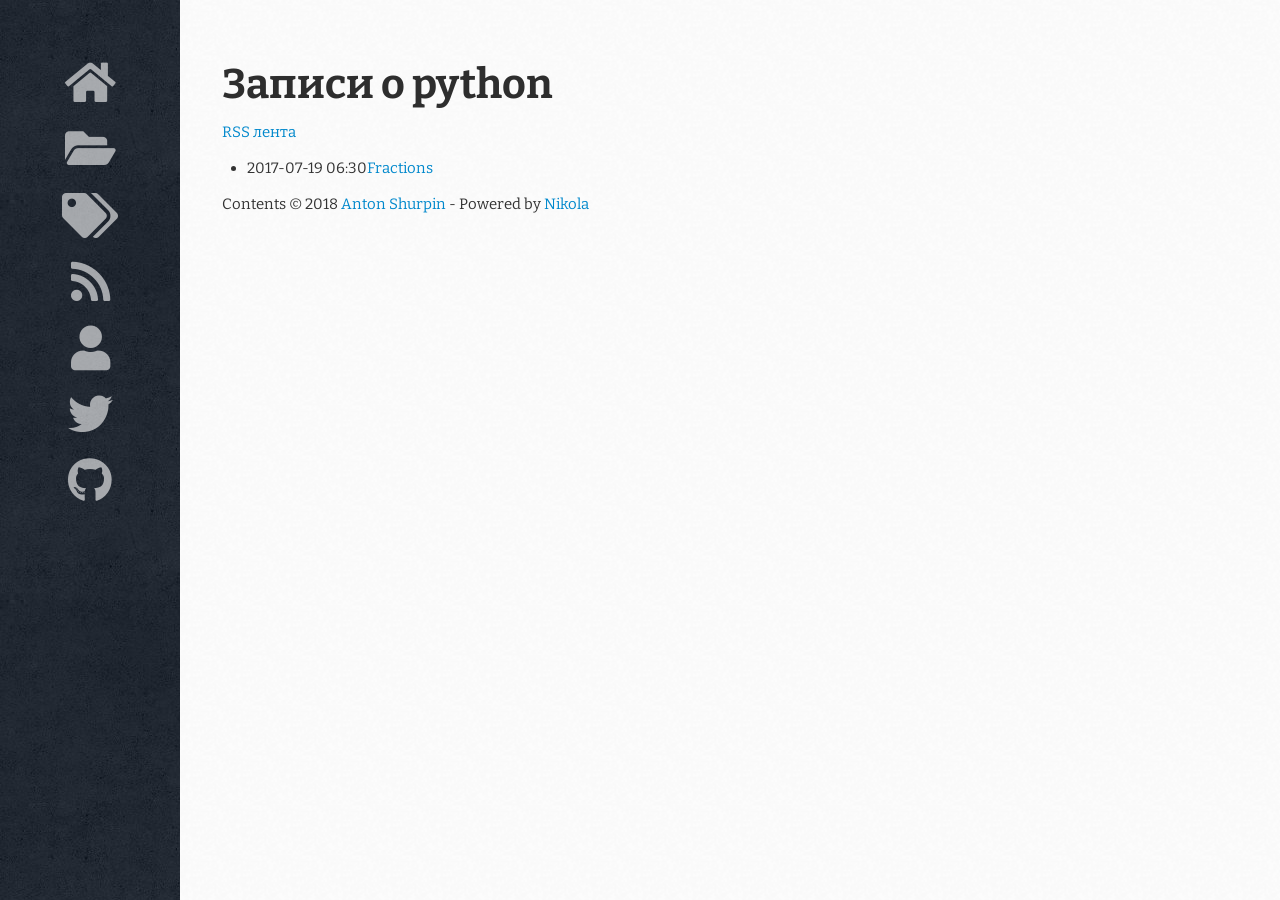
<file: categories/python/index.html>
<!DOCTYPE html>
<html prefix="
        og: http://ogp.me/ns# article: http://ogp.me/ns/article#
    " vocab="http://ogp.me/ns" lang="ru">
<head>
<meta charset="utf-8">
<meta name="viewport" content="width=device-width">
<title>Записи о python | Tohas home</title>
<link href="https://fonts.googleapis.com/css?family=Bitter:400,400i,700" rel="stylesheet" type="text/css">
<link rel="stylesheet" href="https://use.fontawesome.com/releases/v5.0.13/css/all.css" integrity="sha384-DNOHZ68U8hZfKXOrtjWvjxusGo9WQnrNx2sqG0tfsghAvtVlRW3tvkXWZh58N9jp" crossorigin="anonymous">
<link href="../../assets/css/all-nocdn.css" rel="stylesheet" type="text/css">
<meta name="theme-color" content="#5670d4">
<meta name="generator" content="Nikola (getnikola.com)">
<link rel="alternate" type="application/rss+xml" title="RSS" hreflang="ru" href="../../rss.xml">
<link rel="canonical" href="http://shurp.in/categories/python/">
<!--[if lt IE 9]><script src="../../assets/js/html5shiv-printshiv.min.js"></script><![endif]--><link rel="alternate" type="application/rss+xml" title="RSS for tag python" hreflang="ru" href="../python.xml">
</head>
<body>
    <a href="#page-content" class="sr-only sr-only-focusable">Перейти к главному содержимому</a>
    <section class="social"><ul>
<li><a href="../../index.html" title="На главную"><i class="fa fa-home"></i></a></li>
            <li><a href="../../archive.html" title="Архив"><i class="fa fa-folder-open"></i></a></li>
            <li><a href="../index.html" title="Тэги"><i class="fa fa-tags"></i></a></li>
            <li><a href="../../rss.xml" title="RSS лента"><i class="fa fa-rss"></i></a></li>
            <li><a href="https://getnikola.com" title="Обо мне"><i class="fa fa-user"></i></a></li>
            <li><a href="https://twitter.com/ashurpin" title="Мой Twitter"><i class="fab fa-twitter"></i></a></li>
            <li><a href="https://github.com/SlamJam" title="Мой Github"><i class="fab fa-github"></i></a></li>
    
    

        </ul></section><section class="page-content"><div class="content" rel="main">
<article class="tagpage"><header><h1>Записи о python</h1>
        <div class="metadata">
                            <p class="feedlink">
                                    <a href="../python.xml" hreflang="ru" type="application/rss+xml">RSS лента</a>

                </p>

        </div>
        
    </header><ul class="postlist">
<li>
<time class="listdate" datetime="2017-07-19T06:30:52+03:00" title="2017-07-19 06:30">2017-07-19 06:30</time><a href="../../posts/2017/07/19/fractions/" class="listtitle">Fractions</a><a></a>
</li>
        </ul></article><footer id="footer"><p>Contents © 2018         <a href="mailto:anton.shurpin@gmail.com">Anton Shurpin</a> - Powered by         <a href="https://getnikola.com" rel="nofollow">Nikola</a>         </p>
            
        </footer>
</div>
    </section><script src="../../assets/js/all-nocdn.js"></script><!-- fancy dates --><script>
    moment.locale("ru");
    fancydates(2, "YYYY-MM-DD HH:mm");
    </script><!-- end fancy dates --><script>
    baguetteBox.run('div#content', {
        ignoreClass: 'islink',
        captions: function(element) {
            return element.getElementsByTagName('img')[0].alt;
    }});
    </script>
</body>
</html>
</file>
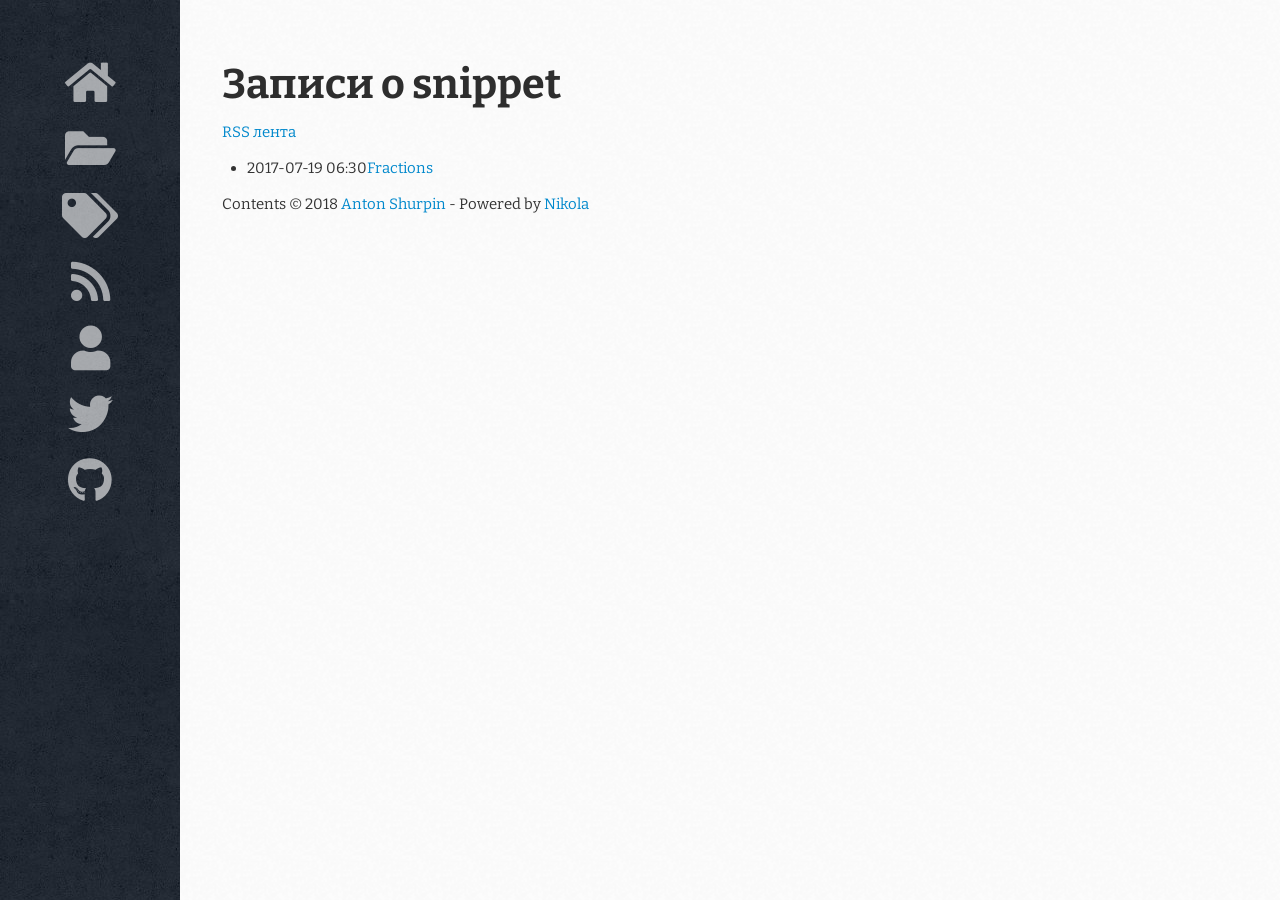
<file: categories/snippet/index.html>
<!DOCTYPE html>
<html prefix="
        og: http://ogp.me/ns# article: http://ogp.me/ns/article#
    " vocab="http://ogp.me/ns" lang="ru">
<head>
<meta charset="utf-8">
<meta name="viewport" content="width=device-width">
<title>Записи о snippet | Tohas home</title>
<link href="https://fonts.googleapis.com/css?family=Bitter:400,400i,700" rel="stylesheet" type="text/css">
<link rel="stylesheet" href="https://use.fontawesome.com/releases/v5.0.13/css/all.css" integrity="sha384-DNOHZ68U8hZfKXOrtjWvjxusGo9WQnrNx2sqG0tfsghAvtVlRW3tvkXWZh58N9jp" crossorigin="anonymous">
<link href="../../assets/css/all-nocdn.css" rel="stylesheet" type="text/css">
<meta name="theme-color" content="#5670d4">
<meta name="generator" content="Nikola (getnikola.com)">
<link rel="alternate" type="application/rss+xml" title="RSS" hreflang="ru" href="../../rss.xml">
<link rel="canonical" href="http://shurp.in/categories/snippet/">
<!--[if lt IE 9]><script src="../../assets/js/html5shiv-printshiv.min.js"></script><![endif]--><link rel="alternate" type="application/rss+xml" title="RSS for tag snippet" hreflang="ru" href="../snippet.xml">
</head>
<body>
    <a href="#page-content" class="sr-only sr-only-focusable">Перейти к главному содержимому</a>
    <section class="social"><ul>
<li><a href="../../index.html" title="На главную"><i class="fa fa-home"></i></a></li>
            <li><a href="../../archive.html" title="Архив"><i class="fa fa-folder-open"></i></a></li>
            <li><a href="../index.html" title="Тэги"><i class="fa fa-tags"></i></a></li>
            <li><a href="../../rss.xml" title="RSS лента"><i class="fa fa-rss"></i></a></li>
            <li><a href="https://getnikola.com" title="Обо мне"><i class="fa fa-user"></i></a></li>
            <li><a href="https://twitter.com/ashurpin" title="Мой Twitter"><i class="fab fa-twitter"></i></a></li>
            <li><a href="https://github.com/SlamJam" title="Мой Github"><i class="fab fa-github"></i></a></li>
    
    

        </ul></section><section class="page-content"><div class="content" rel="main">
<article class="tagpage"><header><h1>Записи о snippet</h1>
        <div class="metadata">
                            <p class="feedlink">
                                    <a href="../snippet.xml" hreflang="ru" type="application/rss+xml">RSS лента</a>

                </p>

        </div>
        
    </header><ul class="postlist">
<li>
<time class="listdate" datetime="2017-07-19T06:30:52+03:00" title="2017-07-19 06:30">2017-07-19 06:30</time><a href="../../posts/2017/07/19/fractions/" class="listtitle">Fractions</a><a></a>
</li>
        </ul></article><footer id="footer"><p>Contents © 2018         <a href="mailto:anton.shurpin@gmail.com">Anton Shurpin</a> - Powered by         <a href="https://getnikola.com" rel="nofollow">Nikola</a>         </p>
            
        </footer>
</div>
    </section><script src="../../assets/js/all-nocdn.js"></script><!-- fancy dates --><script>
    moment.locale("ru");
    fancydates(2, "YYYY-MM-DD HH:mm");
    </script><!-- end fancy dates --><script>
    baguetteBox.run('div#content', {
        ignoreClass: 'islink',
        captions: function(element) {
            return element.getElementsByTagName('img')[0].alt;
    }});
    </script>
</body>
</html>
</file>
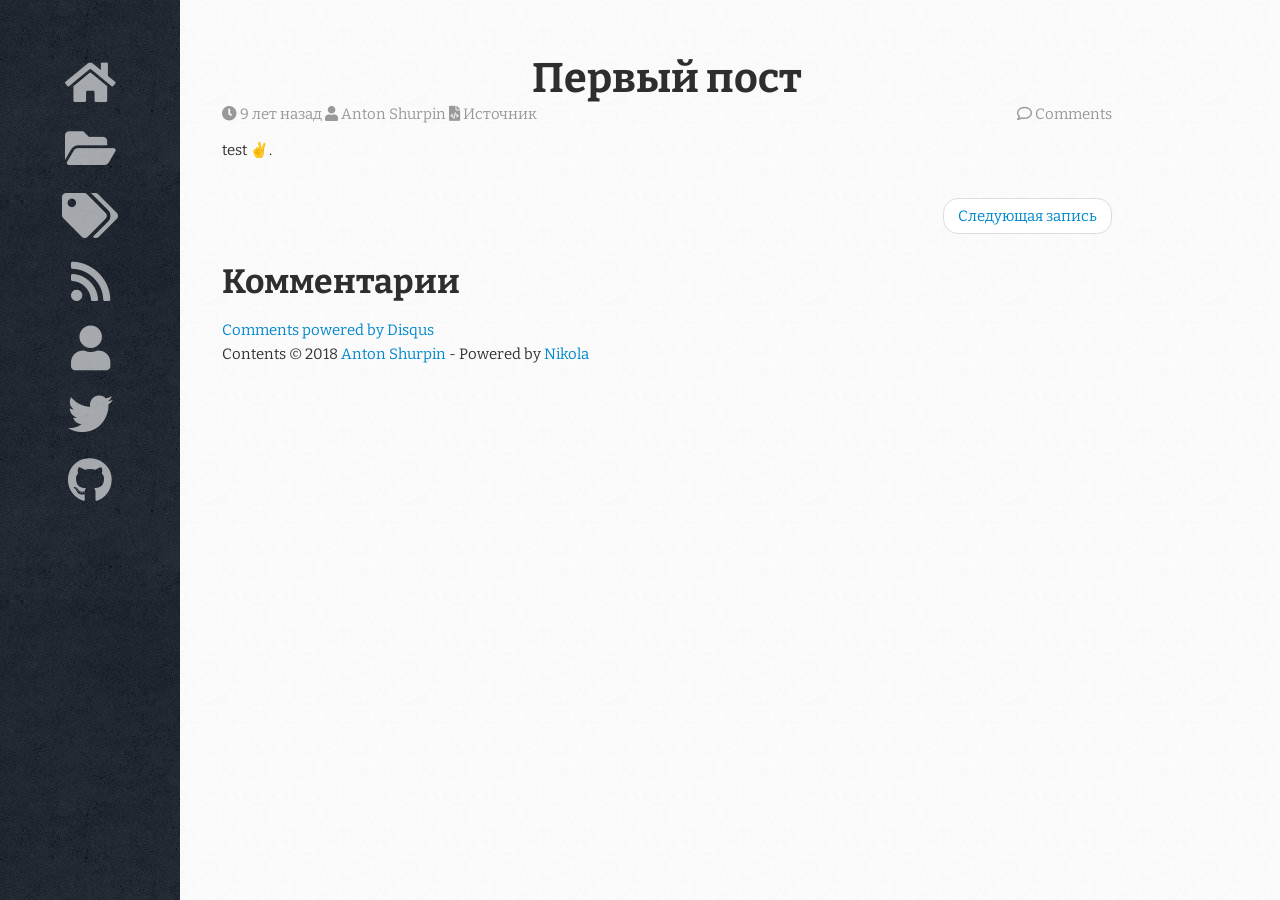
<file: posts/2017/06/11/pervyi-post/index.html>
<!DOCTYPE html>
<html prefix="
        og: http://ogp.me/ns# article: http://ogp.me/ns/article#
    " vocab="http://ogp.me/ns" lang="ru">
<head>
<meta charset="utf-8">
<meta name="viewport" content="width=device-width">
<title>Первый пост | Tohas home</title>
<link href="https://fonts.googleapis.com/css?family=Bitter:400,400i,700" rel="stylesheet" type="text/css">
<link rel="stylesheet" href="https://use.fontawesome.com/releases/v5.0.13/css/all.css" integrity="sha384-DNOHZ68U8hZfKXOrtjWvjxusGo9WQnrNx2sqG0tfsghAvtVlRW3tvkXWZh58N9jp" crossorigin="anonymous">
<link href="../../../../../assets/css/all-nocdn.css" rel="stylesheet" type="text/css">
<meta name="theme-color" content="#5670d4">
<meta name="generator" content="Nikola (getnikola.com)">
<link rel="alternate" type="application/rss+xml" title="RSS" hreflang="ru" href="../../../../../rss.xml">
<link rel="canonical" href="http://shurp.in/posts/2017/06/11/pervyi-post/">
<!--[if lt IE 9]><script src="../../../../../assets/js/html5shiv-printshiv.min.js"></script><![endif]--><meta name="author" content="Anton Shurpin">
<link rel="next" href="../../../07/19/fractions/" title="Fractions" type="text/html">
<meta property="og:site_name" content="Tohas home">
<meta property="og:title" content="Первый пост">
<meta property="og:url" content="http://shurp.in/posts/2017/06/11/pervyi-post/">
<meta property="og:description" content="test ✌️.">
<meta property="og:type" content="article">
<meta property="article:published_time" content="2017-06-11T09:03:55+03:00">
</head>
<body>
    <a href="#page-content" class="sr-only sr-only-focusable">Перейти к главному содержимому</a>
    <section class="social"><ul>
<li><a href="../../../../../index.html" title="На главную"><i class="fa fa-home"></i></a></li>
            <li><a href="../../../../../archive.html" title="Архив"><i class="fa fa-folder-open"></i></a></li>
            <li><a href="../../../../../categories/index.html" title="Тэги"><i class="fa fa-tags"></i></a></li>
            <li><a href="../../../../../rss.xml" title="RSS лента"><i class="fa fa-rss"></i></a></li>
            <li><a href="https://getnikola.com" title="Обо мне"><i class="fa fa-user"></i></a></li>
            <li><a href="https://twitter.com/ashurpin" title="Мой Twitter"><i class="fab fa-twitter"></i></a></li>
            <li><a href="https://github.com/SlamJam" title="Мой Github"><i class="fab fa-github"></i></a></li>
    
    

        </ul></section><section class="page-content"><div class="content" rel="main">
<article class="post-text h-entry hentry postpage" itemscope="itemscope" itemtype="http://schema.org/Article"><header><h1 class="p-name entry-title" itemprop="headline name"><a href="." class="u-url">Первый пост</a></h1>

        <div class="metadata">
            <p class="dateline"><a href="." rel="bookmark"><i class="fa fa-clock"></i> <time class="published dt-published" datetime="2017-06-11T09:03:55+03:00" itemprop="datePublished" title="2017-06-11 09:03">2017-06-11 09:03</time></a></p>
            <p class="byline author vcard"> <i class="fa fa-user"></i> <span class="byline-name fn" itemprop="author">
                    Anton Shurpin
            </span></p>
                <p class="commentline"><i class="far fa-comment"></i>            <a href="#disqus_thread" data-disqus-identifier="cache/posts/2017/06/11/pervyi-post.html">Comments</a>


                    </p>
<p class="sourceline"><a href="index.rst" class="sourcelink"><i class="fa fa-file-code"></i> Источник</a></p>

            
            
        </div>
    </header><div class="e-content entry-content" itemprop="articleBody text">
    <p>test ✌️.</p>
    </div>
    <aside class="postpromonav"><nav><ul class="pager hidden-print">
<li class="next">
                <a href="../../../07/19/fractions/" rel="next" title="Fractions">Следующая запись</a>
            </li>
        </ul></nav></aside><section class="comments hidden-print"><h2>Комментарии</h2>
                        <div id="disqus_thread"></div>
        <script>
        var disqus_shortname ="ashurpin",
            disqus_url="http://shurp.in/posts/2017/06/11/pervyi-post/",
        disqus_title="\u041f\u0435\u0440\u0432\u044b\u0439 \u043f\u043e\u0441\u0442",
        disqus_identifier="cache/posts/2017/06/11/pervyi-post.html",
        disqus_config = function () {
            this.language = "ru";
        };
        (function() {
            var dsq = document.createElement('script'); dsq.async = true;
            dsq.src = 'https://' + disqus_shortname + '.disqus.com/embed.js';
            (document.getElementsByTagName('head')[0] || document.getElementsByTagName('body')[0]).appendChild(dsq);
        })();
    </script><noscript>Please enable JavaScript to view the <a href="https://disqus.com/?ref_noscript" rel="nofollow">comments powered by Disqus.</a>
</noscript>
    <a href="https://disqus.com" class="dsq-brlink" rel="nofollow">Comments powered by <span class="logo-disqus">Disqus</span></a>


        </section></article><script>var disqus_shortname="ashurpin";(function(){var a=document.createElement("script");a.async=true;a.src="https://"+disqus_shortname+".disqus.com/count.js";(document.getElementsByTagName("head")[0]||document.getElementsByTagName("body")[0]).appendChild(a)}());</script><footer id="footer"><p>Contents © 2018         <a href="mailto:anton.shurpin@gmail.com">Anton Shurpin</a> - Powered by         <a href="https://getnikola.com" rel="nofollow">Nikola</a>         </p>
            
        </footer>
</div>
    </section><script src="../../../../../assets/js/all-nocdn.js"></script><!-- fancy dates --><script>
    moment.locale("ru");
    fancydates(2, "YYYY-MM-DD HH:mm");
    </script><!-- end fancy dates --><script>
    baguetteBox.run('div#content', {
        ignoreClass: 'islink',
        captions: function(element) {
            return element.getElementsByTagName('img')[0].alt;
    }});
    </script>
</body>
</html>
</file>
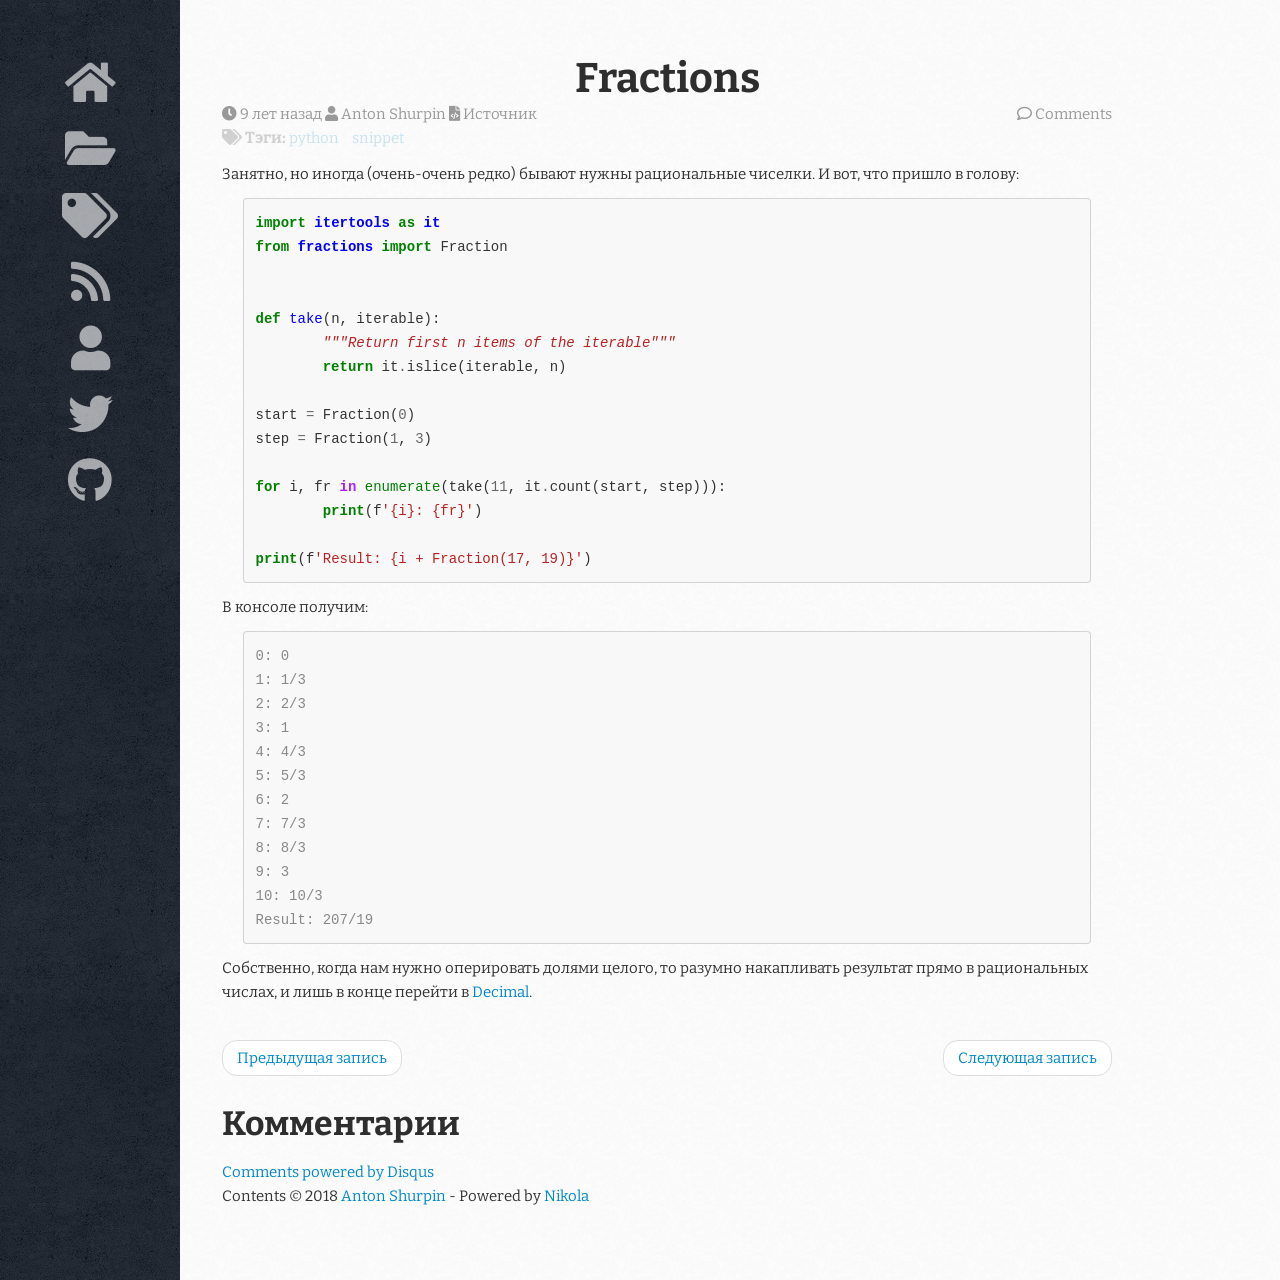
<file: posts/2017/07/19/fractions/index.html>
<!DOCTYPE html>
<html prefix="
        og: http://ogp.me/ns# article: http://ogp.me/ns/article#
    " vocab="http://ogp.me/ns" lang="ru">
<head>
<meta charset="utf-8">
<meta name="viewport" content="width=device-width">
<title>Fractions | Tohas home</title>
<link href="https://fonts.googleapis.com/css?family=Bitter:400,400i,700" rel="stylesheet" type="text/css">
<link rel="stylesheet" href="https://use.fontawesome.com/releases/v5.0.13/css/all.css" integrity="sha384-DNOHZ68U8hZfKXOrtjWvjxusGo9WQnrNx2sqG0tfsghAvtVlRW3tvkXWZh58N9jp" crossorigin="anonymous">
<link href="../../../../../assets/css/all-nocdn.css" rel="stylesheet" type="text/css">
<meta name="theme-color" content="#5670d4">
<meta name="generator" content="Nikola (getnikola.com)">
<link rel="alternate" type="application/rss+xml" title="RSS" hreflang="ru" href="../../../../../rss.xml">
<link rel="canonical" href="http://shurp.in/posts/2017/07/19/fractions/">
<!--[if lt IE 9]><script src="../../../../../assets/js/html5shiv-printshiv.min.js"></script><![endif]--><meta name="author" content="Anton Shurpin">
<link rel="prev" href="../../../06/11/pervyi-post/" title="Первый пост" type="text/html">
<link rel="next" href="../../../../2018/05/11/no-golang/" title="Why not Golang" type="text/html">
<meta property="og:site_name" content="Tohas home">
<meta property="og:title" content="Fractions">
<meta property="og:url" content="http://shurp.in/posts/2017/07/19/fractions/">
<meta property="og:description" content='Занятно, но иногда (очень-очень редко) бывают нужны рациональные чиселки. И вот, что пришло в голову:
import itertools as it
from fractions import Fraction


def take(n, iterable):
        """Return f'>
<meta property="og:type" content="article">
<meta property="article:published_time" content="2017-07-19T06:30:52+03:00">
<meta property="article:tag" content="python">
<meta property="article:tag" content="snippet">
</head>
<body>
    <a href="#page-content" class="sr-only sr-only-focusable">Перейти к главному содержимому</a>
    <section class="social"><ul>
<li><a href="../../../../../index.html" title="На главную"><i class="fa fa-home"></i></a></li>
            <li><a href="../../../../../archive.html" title="Архив"><i class="fa fa-folder-open"></i></a></li>
            <li><a href="../../../../../categories/index.html" title="Тэги"><i class="fa fa-tags"></i></a></li>
            <li><a href="../../../../../rss.xml" title="RSS лента"><i class="fa fa-rss"></i></a></li>
            <li><a href="https://getnikola.com" title="Обо мне"><i class="fa fa-user"></i></a></li>
            <li><a href="https://twitter.com/ashurpin" title="Мой Twitter"><i class="fab fa-twitter"></i></a></li>
            <li><a href="https://github.com/SlamJam" title="Мой Github"><i class="fab fa-github"></i></a></li>
    
    

        </ul></section><section class="page-content"><div class="content" rel="main">
<article class="post-text h-entry hentry postpage" itemscope="itemscope" itemtype="http://schema.org/Article"><header><h1 class="p-name entry-title" itemprop="headline name"><a href="." class="u-url">Fractions</a></h1>

        <div class="metadata">
            <p class="dateline"><a href="." rel="bookmark"><i class="fa fa-clock"></i> <time class="published dt-published" datetime="2017-07-19T06:30:52+03:00" itemprop="datePublished" title="2017-07-19 06:30">2017-07-19 06:30</time></a></p>
            <p class="byline author vcard"> <i class="fa fa-user"></i> <span class="byline-name fn" itemprop="author">
                    Anton Shurpin
            </span></p>
                <p class="commentline"><i class="far fa-comment"></i>            <a href="#disqus_thread" data-disqus-identifier="cache/posts/2017/07/19/fractions.html">Comments</a>


                    </p>
<p class="sourceline"><a href="index.rst" class="sourcelink"><i class="fa fa-file-code"></i> Источник</a></p>

            
                <div class="tags">
<h3 class="metadata-title">
<i class="fa fa-tags"></i> Тэги:</h3>
        <ul itemprop="keywords" class="tags-ul">
<li><a class="tag p-category" href="../../../../../categories/python/" rel="tag">python</a></li>
            <li><a class="tag p-category" href="../../../../../categories/snippet/" rel="tag">snippet</a></li>
        </ul>
</div>

        </div>
    </header><div class="e-content entry-content" itemprop="articleBody text">
    <div>
<p>Занятно, но иногда (очень-очень редко) бывают нужны рациональные чиселки. И вот, что пришло в голову:</p>
<pre class="code python"><a name="rest_code_4216510b2ce848f2949141d29b951010-1"></a><span class="kn">import</span> <span class="nn">itertools</span> <span class="kn">as</span> <span class="nn">it</span>
<a name="rest_code_4216510b2ce848f2949141d29b951010-2"></a><span class="kn">from</span> <span class="nn">fractions</span> <span class="kn">import</span> <span class="n">Fraction</span>
<a name="rest_code_4216510b2ce848f2949141d29b951010-3"></a>
<a name="rest_code_4216510b2ce848f2949141d29b951010-4"></a>
<a name="rest_code_4216510b2ce848f2949141d29b951010-5"></a><span class="k">def</span> <span class="nf">take</span><span class="p">(</span><span class="n">n</span><span class="p">,</span> <span class="n">iterable</span><span class="p">):</span>
<a name="rest_code_4216510b2ce848f2949141d29b951010-6"></a>        <span class="sd">"""Return first n items of the iterable"""</span>
<a name="rest_code_4216510b2ce848f2949141d29b951010-7"></a>        <span class="k">return</span> <span class="n">it</span><span class="o">.</span><span class="n">islice</span><span class="p">(</span><span class="n">iterable</span><span class="p">,</span> <span class="n">n</span><span class="p">)</span>
<a name="rest_code_4216510b2ce848f2949141d29b951010-8"></a>
<a name="rest_code_4216510b2ce848f2949141d29b951010-9"></a><span class="n">start</span> <span class="o">=</span> <span class="n">Fraction</span><span class="p">(</span><span class="mi">0</span><span class="p">)</span>
<a name="rest_code_4216510b2ce848f2949141d29b951010-10"></a><span class="n">step</span> <span class="o">=</span> <span class="n">Fraction</span><span class="p">(</span><span class="mi">1</span><span class="p">,</span> <span class="mi">3</span><span class="p">)</span>
<a name="rest_code_4216510b2ce848f2949141d29b951010-11"></a>
<a name="rest_code_4216510b2ce848f2949141d29b951010-12"></a><span class="k">for</span> <span class="n">i</span><span class="p">,</span> <span class="n">fr</span> <span class="ow">in</span> <span class="nb">enumerate</span><span class="p">(</span><span class="n">take</span><span class="p">(</span><span class="mi">11</span><span class="p">,</span> <span class="n">it</span><span class="o">.</span><span class="n">count</span><span class="p">(</span><span class="n">start</span><span class="p">,</span> <span class="n">step</span><span class="p">))):</span>
<a name="rest_code_4216510b2ce848f2949141d29b951010-13"></a>        <span class="k">print</span><span class="p">(</span><span class="n">f</span><span class="s1">'{i}: {fr}'</span><span class="p">)</span>
<a name="rest_code_4216510b2ce848f2949141d29b951010-14"></a>
<a name="rest_code_4216510b2ce848f2949141d29b951010-15"></a><span class="k">print</span><span class="p">(</span><span class="n">f</span><span class="s1">'Result: {i + Fraction(17, 19)}'</span><span class="p">)</span>
</pre>
<p>В консоле получим:</p>
<pre class="code console"><a name="rest_code_e19f630e936046ecb27ea8311308efd5-1"></a><span class="go">0: 0</span>
<a name="rest_code_e19f630e936046ecb27ea8311308efd5-2"></a><span class="go">1: 1/3</span>
<a name="rest_code_e19f630e936046ecb27ea8311308efd5-3"></a><span class="go">2: 2/3</span>
<a name="rest_code_e19f630e936046ecb27ea8311308efd5-4"></a><span class="go">3: 1</span>
<a name="rest_code_e19f630e936046ecb27ea8311308efd5-5"></a><span class="go">4: 4/3</span>
<a name="rest_code_e19f630e936046ecb27ea8311308efd5-6"></a><span class="go">5: 5/3</span>
<a name="rest_code_e19f630e936046ecb27ea8311308efd5-7"></a><span class="go">6: 2</span>
<a name="rest_code_e19f630e936046ecb27ea8311308efd5-8"></a><span class="go">7: 7/3</span>
<a name="rest_code_e19f630e936046ecb27ea8311308efd5-9"></a><span class="go">8: 8/3</span>
<a name="rest_code_e19f630e936046ecb27ea8311308efd5-10"></a><span class="go">9: 3</span>
<a name="rest_code_e19f630e936046ecb27ea8311308efd5-11"></a><span class="go">10: 10/3</span>
<a name="rest_code_e19f630e936046ecb27ea8311308efd5-12"></a><span class="go">Result: 207/19</span>
</pre>
<p>Собственно, когда нам нужно оперировать долями целого, то разумно накапливать результат прямо в рациональных числах, и лишь в конце перейти в <a class="reference external" href="https://docs.python.org/3/library/decimal.html#decimal-objects">Decimal</a>.</p>
</div>
    </div>
    <aside class="postpromonav"><nav><ul class="pager hidden-print">
<li class="previous">
                <a href="../../../06/11/pervyi-post/" rel="prev" title="Первый пост">Предыдущая запись</a>
            </li>
            <li class="next">
                <a href="../../../../2018/05/11/no-golang/" rel="next" title="Why not Golang">Следующая запись</a>
            </li>
        </ul></nav></aside><section class="comments hidden-print"><h2>Комментарии</h2>
                        <div id="disqus_thread"></div>
        <script>
        var disqus_shortname ="ashurpin",
            disqus_url="http://shurp.in/posts/2017/07/19/fractions/",
        disqus_title="Fractions",
        disqus_identifier="cache/posts/2017/07/19/fractions.html",
        disqus_config = function () {
            this.language = "ru";
        };
        (function() {
            var dsq = document.createElement('script'); dsq.async = true;
            dsq.src = 'https://' + disqus_shortname + '.disqus.com/embed.js';
            (document.getElementsByTagName('head')[0] || document.getElementsByTagName('body')[0]).appendChild(dsq);
        })();
    </script><noscript>Please enable JavaScript to view the <a href="https://disqus.com/?ref_noscript" rel="nofollow">comments powered by Disqus.</a>
</noscript>
    <a href="https://disqus.com" class="dsq-brlink" rel="nofollow">Comments powered by <span class="logo-disqus">Disqus</span></a>


        </section></article><script>var disqus_shortname="ashurpin";(function(){var a=document.createElement("script");a.async=true;a.src="https://"+disqus_shortname+".disqus.com/count.js";(document.getElementsByTagName("head")[0]||document.getElementsByTagName("body")[0]).appendChild(a)}());</script><footer id="footer"><p>Contents © 2018         <a href="mailto:anton.shurpin@gmail.com">Anton Shurpin</a> - Powered by         <a href="https://getnikola.com" rel="nofollow">Nikola</a>         </p>
            
        </footer>
</div>
    </section><script src="../../../../../assets/js/all-nocdn.js"></script><!-- fancy dates --><script>
    moment.locale("ru");
    fancydates(2, "YYYY-MM-DD HH:mm");
    </script><!-- end fancy dates --><script>
    baguetteBox.run('div#content', {
        ignoreClass: 'islink',
        captions: function(element) {
            return element.getElementsByTagName('img')[0].alt;
    }});
    </script>
</body>
</html>
</file>
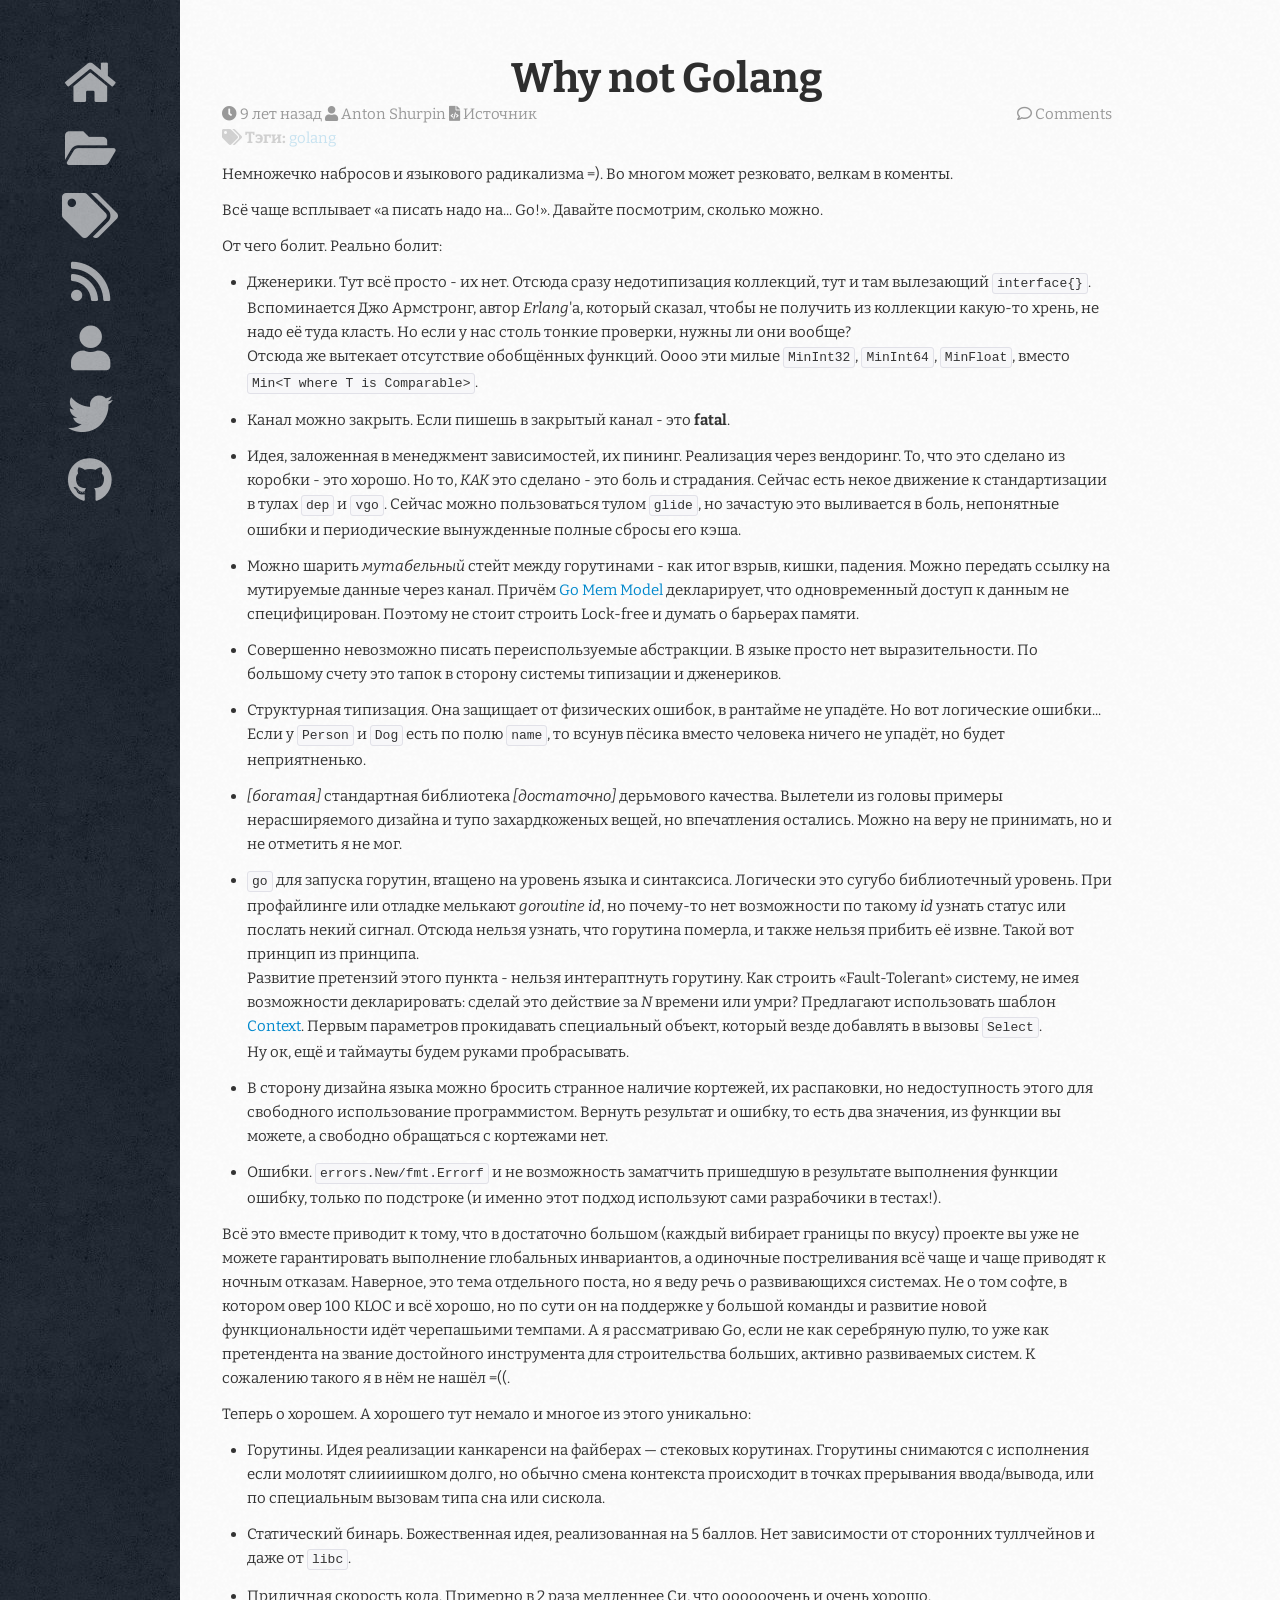
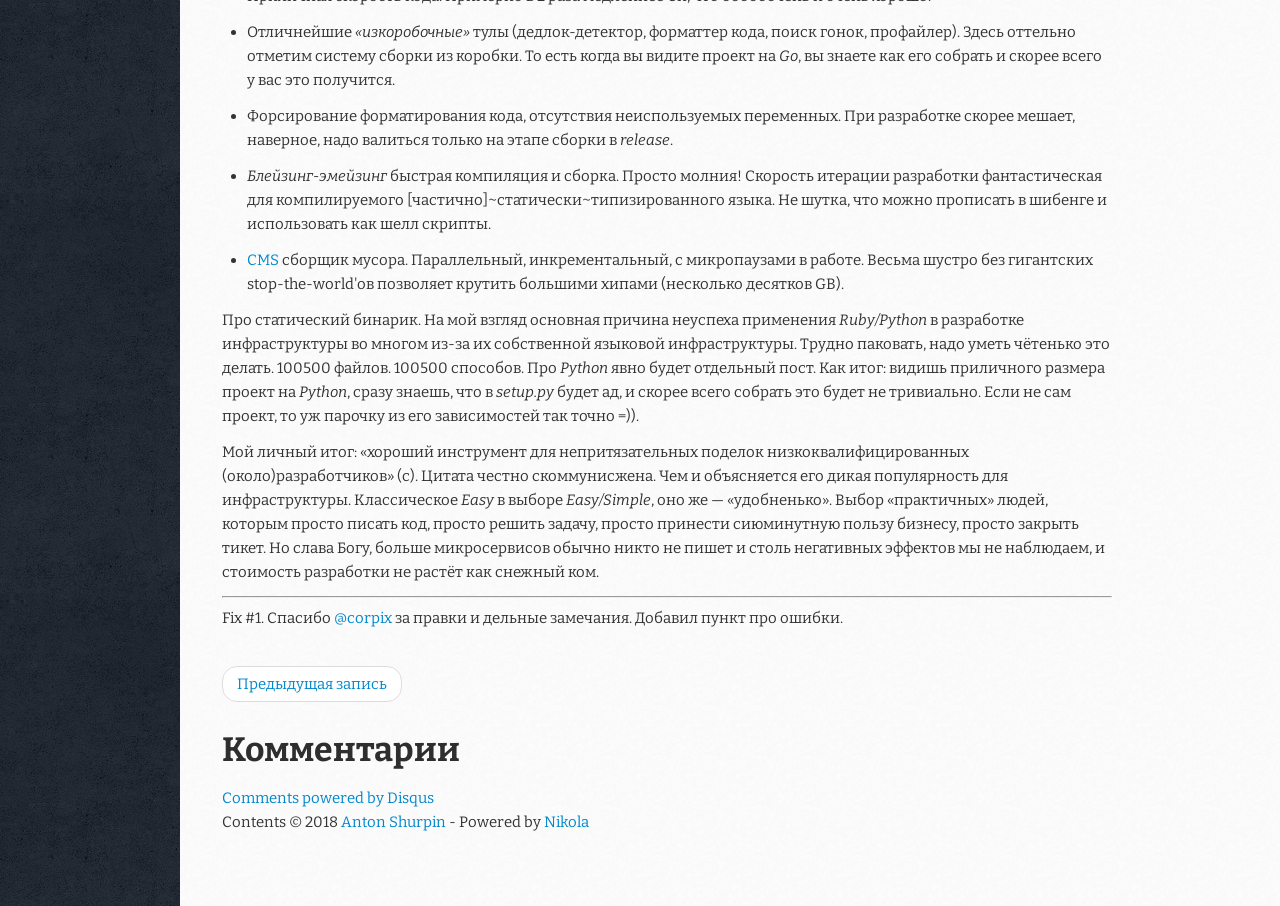
<file: posts/2018/05/11/no-golang/index.html>
<!DOCTYPE html>
<html prefix="
        og: http://ogp.me/ns# article: http://ogp.me/ns/article#
    " vocab="http://ogp.me/ns" lang="ru">
<head>
<meta charset="utf-8">
<meta name="description" content="Сегодня маленький отчёт о тыкании палочкой в Go">
<meta name="viewport" content="width=device-width">
<title>Why not Golang | Tohas home</title>
<link href="https://fonts.googleapis.com/css?family=Bitter:400,400i,700" rel="stylesheet" type="text/css">
<link rel="stylesheet" href="https://use.fontawesome.com/releases/v5.0.13/css/all.css" integrity="sha384-DNOHZ68U8hZfKXOrtjWvjxusGo9WQnrNx2sqG0tfsghAvtVlRW3tvkXWZh58N9jp" crossorigin="anonymous">
<link href="../../../../../assets/css/all-nocdn.css" rel="stylesheet" type="text/css">
<meta name="theme-color" content="#5670d4">
<meta name="generator" content="Nikola (getnikola.com)">
<link rel="alternate" type="application/rss+xml" title="RSS" hreflang="ru" href="../../../../../rss.xml">
<link rel="canonical" href="http://shurp.in/posts/2018/05/11/no-golang/">
<!--[if lt IE 9]><script src="../../../../../assets/js/html5shiv-printshiv.min.js"></script><![endif]--><meta name="author" content="Anton Shurpin">
<link rel="prev" href="../../../../2017/07/19/fractions/" title="Fractions" type="text/html">
<meta property="og:site_name" content="Tohas home">
<meta property="og:title" content="Why not Golang">
<meta property="og:url" content="http://shurp.in/posts/2018/05/11/no-golang/">
<meta property="og:description" content="Сегодня маленький отчёт о тыкании палочкой в Go">
<meta property="og:type" content="article">
<meta property="article:published_time" content="2018-05-11T03:38:00+03:00">
<meta property="article:tag" content="golang">
</head>
<body>
    <a href="#page-content" class="sr-only sr-only-focusable">Перейти к главному содержимому</a>
    <section class="social"><ul>
<li><a href="../../../../../index.html" title="На главную"><i class="fa fa-home"></i></a></li>
            <li><a href="../../../../../archive.html" title="Архив"><i class="fa fa-folder-open"></i></a></li>
            <li><a href="../../../../../categories/index.html" title="Тэги"><i class="fa fa-tags"></i></a></li>
            <li><a href="../../../../../rss.xml" title="RSS лента"><i class="fa fa-rss"></i></a></li>
            <li><a href="https://getnikola.com" title="Обо мне"><i class="fa fa-user"></i></a></li>
            <li><a href="https://twitter.com/ashurpin" title="Мой Twitter"><i class="fab fa-twitter"></i></a></li>
            <li><a href="https://github.com/SlamJam" title="Мой Github"><i class="fab fa-github"></i></a></li>
    
    

        </ul></section><section class="page-content"><div class="content" rel="main">
<article class="post-text h-entry hentry postpage" itemscope="itemscope" itemtype="http://schema.org/Article"><header><h1 class="p-name entry-title" itemprop="headline name"><a href="." class="u-url">Why not Golang</a></h1>

        <div class="metadata">
            <p class="dateline"><a href="." rel="bookmark"><i class="fa fa-clock"></i> <time class="published dt-published" datetime="2018-05-11T03:38:00+03:00" itemprop="datePublished" title="2018-05-11 03:38">2018-05-11 03:38</time></a></p>
            <p class="byline author vcard"> <i class="fa fa-user"></i> <span class="byline-name fn" itemprop="author">
                    Anton Shurpin
            </span></p>
                <p class="commentline"><i class="far fa-comment"></i>            <a href="#disqus_thread" data-disqus-identifier="cache/posts/2018/05/11/golang.html">Comments</a>


                    </p>
<p class="sourceline"><a href="index.md" class="sourcelink"><i class="fa fa-file-code"></i> Источник</a></p>

            
                <div class="tags">
<h3 class="metadata-title">
<i class="fa fa-tags"></i> Тэги:</h3>
        <ul itemprop="keywords" class="tags-ul">
<li><a class="tag p-category" href="../../../../../categories/golang/" rel="tag">golang</a></li>
        </ul>
</div>

        </div>
    </header><div class="e-content entry-content" itemprop="articleBody text">
    <div>
<p>Немножечко набросов и языкового радикализма =). Во многом может резковато, велкам в коменты.</p>
<!-- TEASER_END -->

<p>Всё чаще всплывает «а писать надо на... Go!». Давайте посмотрим, сколько можно.</p>
<p>От чего болит. Реально болит:</p>
<ul>
<li>
<p>Дженерики. Тут всё просто - их нет. Отсюда сразу недотипизация коллекций, тут и там вылезающий <code>interface{}</code>.
  Вспоминается Джо Армстронг, автор <em>Erlang</em>'а, который сказал, чтобы не получить из коллекции какую-то хрень, не надо её туда класть.
  Но если у нас столь тонкие проверки, нужны ли они вообще?<br>
  Отсюда же вытекает отсутствие обобщённых функций. Оооо эти милые <code>MinInt32</code>, <code>MinInt64</code>, <code>MinFloat</code>, вместо <code>Min&lt;T where T is Comparable&gt;</code>.</p>
</li>
<li>
<p>Канал можно закрыть. Если пишешь в закрытый канал - это <strong>fatal</strong>.</p>
</li>
<li>
<p>Идея, заложенная в менеджмент зависимостей, их пининг. Реализация через вендоринг. То, что это сделано из коробки - это хорошо.
  Но то, <em>КАК</em> это сделано - это боль и страдания.
  Сейчас есть некое движение к стандартизации в тулах <code>dep</code> и <code>vgo</code>.
  Сейчас можно пользоваться тулом <code>glide</code>, но зачастую это выливается в боль, непонятные ошибки и периодические вынужденные полные сбросы его кэша.</p>
</li>
<li>
<p>Можно шарить <em>мутабельный</em> стейт между горутинами - как итог взрыв, кишки, падения. Можно передать ссылку на мутируемые данные через канал.
  Причём <a href="https://golang.org/ref/mem#tmp_2">Go Mem Model</a> декларирует, что одновременный доступ к данным не специфицирован.
  Поэтому не стоит строить Lock-free и думать о барьерах памяти.</p>
</li>
<li>
<p>Совершенно невозможно писать переиспользуемые абстракции. В языке просто нет выразительности.
  По большому счету это тапок в сторону системы типизации и дженериков.</p>
</li>
<li>
<p>Структурная типизация. Она защищает от физических ошибок, в рантайме не упадёте.
  Но вот логические ошибки... Если у <code>Person</code> и <code>Dog</code> есть по полю <code>name</code>, то всунув пёсика вместо человека ничего не упадёт, но будет неприятненько.</p>
</li>
<li>
<p><em>[богатая]</em> стандартная библиотека <em>[достаточно]</em> дерьмового качества.
  Вылетели из головы примеры нерасширяемого дизайна и тупо захардкоженых вещей, но впечатления остались. Можно на веру не принимать, но и не отметить я не мог.</p>
</li>
<li>
<p><code>go</code> для запуска горутин, втащено на уровень языка и синтаксиса.
  Логически это сугубо библиотечный уровень. При профайлинге или отладке мелькают <em>goroutine id</em>, но почему-то нет возможности по такому <em>id</em> узнать статус или послать некий сигнал.
  Отсюда нельзя узнать, что горутина померла, и также нельзя прибить её извне.
  Такой вот принцип из принципа.<br>
  Развитие претензий этого пункта - нельзя интераптнуть горутину. Как строить «Fault-Tolerant» систему, не имея возможности декларировать:
  сделай это действие за <em>N</em> времени или умри?
  Предлагают использовать шаблон <a href="https://golang.org/pkg/context/">Context</a>. Первым параметров прокидавать специальный объект, который везде добавлять в вызовы <code>Select</code>.<br>
  Ну ок, ещё и таймауты будем руками пробрасывать.</p>
</li>
<li>
<p>В сторону дизайна языка можно бросить странное наличие кортежей, их распаковки, но недоступность этого для свободного использование программистом. Вернуть результат и ошибку, то есть два значения, из функции вы можете, а свободно обращаться с кортежами нет.</p>
</li>
<li>
<p>Ошибки. <code>errors.New/fmt.Errorf</code> и не возможность заматчить пришедшую в результате выполнения функции ошибку, только по подстроке (и именно этот подход используют сами разрабочики в тестах!).</p>
</li>
</ul>
<p>Всё это вместе приводит к тому, что в достаточно большом (каждый вибирает границы по вкусу) проекте вы уже не можете гарантировать выполнение глобальных инвариантов, а одиночные постреливания всё чаще и чаще приводят к ночным отказам. Наверное, это тема отдельного поста, но я веду речь о развивающихся системах. Не о том софте, в котором овер 100 KLOC и всё хорошо, но по сути он на поддержке у большой команды и развитие новой функциональности идёт черепашьими темпами. А я рассматриваю Go, если не как серебряную пулю, то уже как претендента на звание достойного инструмента для строительства больших, активно развиваемых систем. К сожалению такого я в нём не нашёл =((.</p>
<p>Теперь о хорошем. А хорошего тут немало и многое из этого уникально:</p>
<ul>
<li>
<p>Горутины. Идея реализации канкаренси на файберах — стековых корутинах. Ггорутины снимаются с исполнения если молотят слиииишком долго, но обычно смена контекста происходит в точках прерывания ввода/вывода, или по специальным вызовам типа сна или сискола.</p>
</li>
<li>
<p>Статический бинарь. Божественная идея, реализованная на 5 баллов. Нет зависимости от сторонних туллчейнов и даже от <code>libc</code>.</p>
</li>
<li>
<p>Приличная скорость кода. Примерно в 2 раза медленнее Си, что оооооочень и очень хорошо.</p>
</li>
<li>
<p>Отличнейшие <em>«изкоробочные»</em> тулы (дедлок-детектор, форматтер кода, поиск гонок, профайлер).
  Здесь оттельно отметим систему сборки из коробки. То есть когда вы видите проект на <em>Go</em>, вы знаете как его собрать и скорее всего у вас это получится.</p>
</li>
<li>
<p>Форсирование форматирования кода, отсутствия неиспользуемых переменных.
  При разработке скорее мешает, наверное, надо валиться только на этапе сборки в <em>release</em>.</p>
</li>
<li>
<p><em>Блейзинг-эмейзинг</em> быстрая компиляция и сборка. Просто молния! Скорость итерации разработки фантастическая для компилируемого [частично]~статически~типизированного языка. Не шутка, что можно прописать в шибенге и использовать как шелл скрипты.</p>
</li>
<li>
<p><a href="https://blog.golang.org/ismmkeynote">CMS</a> сборщик мусора. Параллельный, инкрементальный, с микропаузами в работе. Весьма шустро без гигантских stop-the-world'ов позволяет крутить большими хипами (несколько десятков GB).</p>
</li>
</ul>
<p>Про статический бинарик. На мой взгляд основная причина неуспеха применения <em>Ruby/Python</em> в разработке инфраструктуры во многом из-за их собственной языковой инфраструктуры. Трудно паковать, надо уметь чётенько это делать. 100500 файлов. 100500 способов. Про <em>Python</em> явно будет отдельный пост. Как итог: видишь приличного размера проект на <em>Python</em>, сразу знаешь, что в <em>setup.py</em> будет ад, и скорее всего собрать это будет не тривиально. Если не сам проект, то уж парочку из его зависимостей так точно =)).</p>
<p>Мой личный итог: «хороший инструмент для непритязательных поделок низкоквалифицированных (около)разработчиков» (c). Цитата честно скоммунисжена.
Чем и объясняется его дикая популярность для инфраструктуры. Классическое <em>Easy</em> в выборе <em>Easy/Simple</em>, оно же — «удобненько».
Выбор «практичных» людей, которым просто писать код, просто решить задачу, просто принести сиюминутную пользу бизнесу, просто закрыть тикет.
Но слава Богу, больше микросервисов обычно никто не пишет и столь негативных эффектов мы не наблюдаем, и стоимость разработки не растёт как снежный ком.</p>
<hr>
<p>Fix #1. Спасибо <a href="https://t.me/documentsjournal">@corpix</a> за правки и дельные замечания.
Добавил пункт про ошибки.</p>
</div>
    </div>
    <aside class="postpromonav"><nav><ul class="pager hidden-print">
<li class="previous">
                <a href="../../../../2017/07/19/fractions/" rel="prev" title="Fractions">Предыдущая запись</a>
            </li>
        </ul></nav></aside><section class="comments hidden-print"><h2>Комментарии</h2>
                        <div id="disqus_thread"></div>
        <script>
        var disqus_shortname ="ashurpin",
            disqus_url="http://shurp.in/posts/2018/05/11/no-golang/",
        disqus_title="Why not Golang",
        disqus_identifier="cache/posts/2018/05/11/golang.html",
        disqus_config = function () {
            this.language = "ru";
        };
        (function() {
            var dsq = document.createElement('script'); dsq.async = true;
            dsq.src = 'https://' + disqus_shortname + '.disqus.com/embed.js';
            (document.getElementsByTagName('head')[0] || document.getElementsByTagName('body')[0]).appendChild(dsq);
        })();
    </script><noscript>Please enable JavaScript to view the <a href="https://disqus.com/?ref_noscript" rel="nofollow">comments powered by Disqus.</a>
</noscript>
    <a href="https://disqus.com" class="dsq-brlink" rel="nofollow">Comments powered by <span class="logo-disqus">Disqus</span></a>


        </section></article><script>var disqus_shortname="ashurpin";(function(){var a=document.createElement("script");a.async=true;a.src="https://"+disqus_shortname+".disqus.com/count.js";(document.getElementsByTagName("head")[0]||document.getElementsByTagName("body")[0]).appendChild(a)}());</script><footer id="footer"><p>Contents © 2018         <a href="mailto:anton.shurpin@gmail.com">Anton Shurpin</a> - Powered by         <a href="https://getnikola.com" rel="nofollow">Nikola</a>         </p>
            
        </footer>
</div>
    </section><script src="../../../../../assets/js/all-nocdn.js"></script><!-- fancy dates --><script>
    moment.locale("ru");
    fancydates(2, "YYYY-MM-DD HH:mm");
    </script><!-- end fancy dates --><script>
    baguetteBox.run('div#content', {
        ignoreClass: 'islink',
        captions: function(element) {
            return element.getElementsByTagName('img')[0].alt;
    }});
    </script>
</body>
</html>
</file>
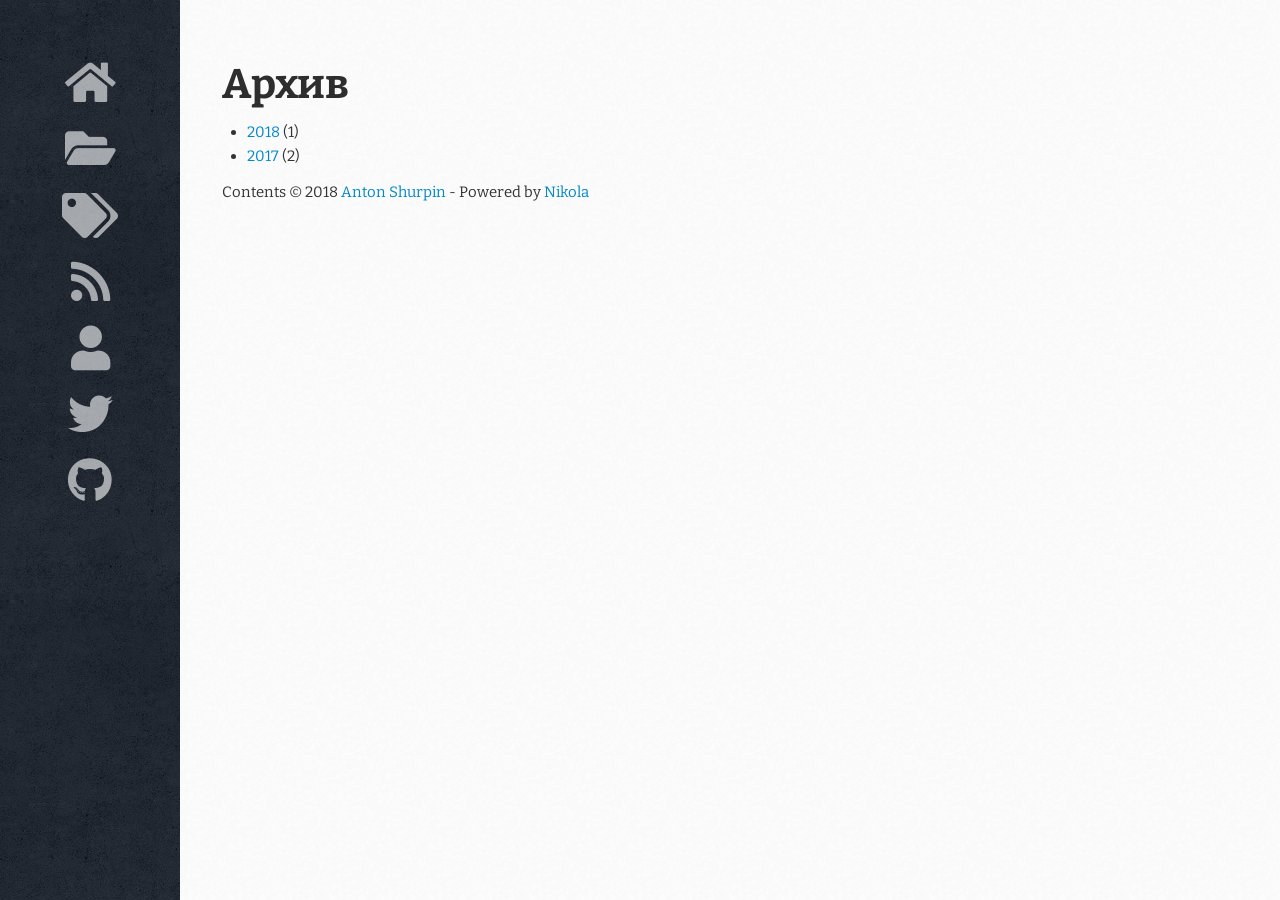
<file: archive.html>
<!DOCTYPE html>
<html prefix="
        og: http://ogp.me/ns# article: http://ogp.me/ns/article#
    " vocab="http://ogp.me/ns" lang="ru">
<head>
<meta charset="utf-8">
<meta name="description" content="Little blog with minds.">
<meta name="viewport" content="width=device-width">
<title>Архив | Tohas home</title>
<link href="https://fonts.googleapis.com/css?family=Bitter:400,400i,700" rel="stylesheet" type="text/css">
<link rel="stylesheet" href="https://use.fontawesome.com/releases/v5.0.13/css/all.css" integrity="sha384-DNOHZ68U8hZfKXOrtjWvjxusGo9WQnrNx2sqG0tfsghAvtVlRW3tvkXWZh58N9jp" crossorigin="anonymous">
<link href="assets/css/all-nocdn.css" rel="stylesheet" type="text/css">
<meta name="theme-color" content="#5670d4">
<meta name="generator" content="Nikola (getnikola.com)">
<link rel="alternate" type="application/rss+xml" title="RSS" hreflang="ru" href="rss.xml">
<link rel="canonical" href="http://shurp.in/archive.html">
<!--[if lt IE 9]><script src="assets/js/html5shiv-printshiv.min.js"></script><![endif]-->
</head>
<body>
    <a href="#page-content" class="sr-only sr-only-focusable">Перейти к главному содержимому</a>
    <section class="social"><ul>
<li><a href="index.html" title="На главную"><i class="fa fa-home"></i></a></li>
            <li class="active"><a href="#" title="Архив (активная)"><i class="fa fa-folder-open"></i></a></li>
            <li><a href="categories/index.html" title="Тэги"><i class="fa fa-tags"></i></a></li>
            <li><a href="rss.xml" title="RSS лента"><i class="fa fa-rss"></i></a></li>
            <li><a href="https://getnikola.com" title="Обо мне"><i class="fa fa-user"></i></a></li>
            <li><a href="https://twitter.com/ashurpin" title="Мой Twitter"><i class="fab fa-twitter"></i></a></li>
            <li><a href="https://github.com/SlamJam" title="Мой Github"><i class="fab fa-github"></i></a></li>
    
    

        </ul></section><section class="page-content"><div class="content" rel="main">
<article class="listpage"><header><h1>Архив</h1>
    </header><ul class="postlist">
<li>
<a href="2018/">2018</a>
            (1)
        </li>
<li>
<a href="2017/">2017</a>
            (2)
    </li>
</ul></article><footer id="footer"><p>Contents © 2018         <a href="mailto:anton.shurpin@gmail.com">Anton Shurpin</a> - Powered by         <a href="https://getnikola.com" rel="nofollow">Nikola</a>         </p>
            
        </footer>
</div>
    </section><script src="assets/js/all-nocdn.js"></script><!-- fancy dates --><script>
    moment.locale("ru");
    fancydates(2, "YYYY-MM-DD HH:mm");
    </script><!-- end fancy dates --><script>
    baguetteBox.run('div#content', {
        ignoreClass: 'islink',
        captions: function(element) {
            return element.getElementsByTagName('img')[0].alt;
    }});
    </script>
</body>
</html>
</file>
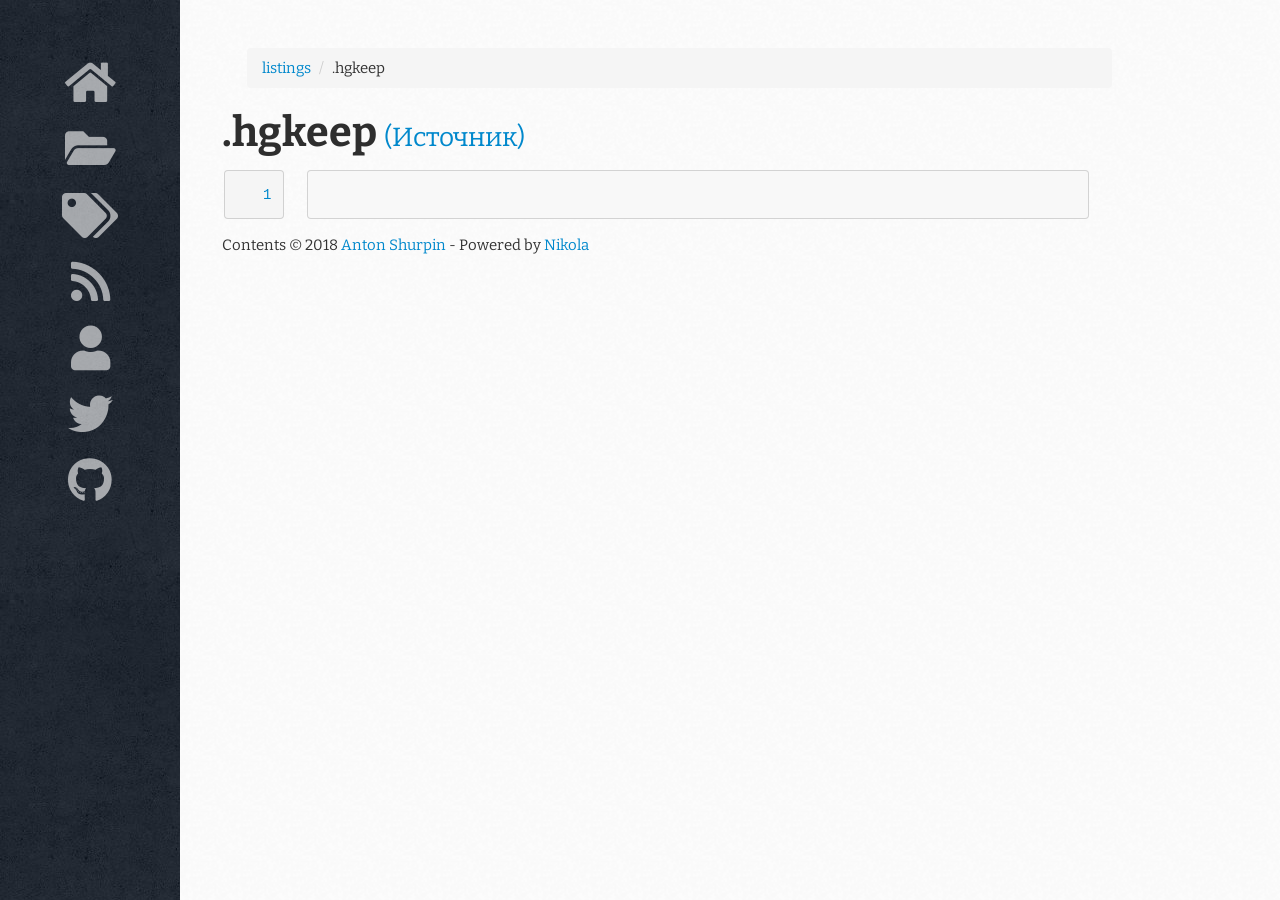
<file: listings/.hgkeep.html>
<!DOCTYPE html>
<html prefix="
        og: http://ogp.me/ns# article: http://ogp.me/ns/article#
    " vocab="http://ogp.me/ns" lang="ru">
<head>
<meta charset="utf-8">
<meta name="description" content=".hgkeep">
<meta name="viewport" content="width=device-width">
<title>.hgkeep | Tohas home</title>
<link href="https://fonts.googleapis.com/css?family=Bitter:400,400i,700" rel="stylesheet" type="text/css">
<link rel="stylesheet" href="https://use.fontawesome.com/releases/v5.0.13/css/all.css" integrity="sha384-DNOHZ68U8hZfKXOrtjWvjxusGo9WQnrNx2sqG0tfsghAvtVlRW3tvkXWZh58N9jp" crossorigin="anonymous">
<link href="../assets/css/all-nocdn.css" rel="stylesheet" type="text/css">
<meta name="theme-color" content="#5670d4">
<meta name="generator" content="Nikola (getnikola.com)">
<link rel="alternate" type="application/rss+xml" title="RSS" hreflang="ru" href="../rss.xml">
<link rel="canonical" href="http://shurp.in/listings/.hgkeep.html">
<!--[if lt IE 9]><script src="../assets/js/html5shiv-printshiv.min.js"></script><![endif]-->
</head>
<body>
    <a href="#page-content" class="sr-only sr-only-focusable">Перейти к главному содержимому</a>
    <section class="social"><ul>
<li><a href="../index.html" title="На главную"><i class="fa fa-home"></i></a></li>
            <li><a href="../archive.html" title="Архив"><i class="fa fa-folder-open"></i></a></li>
            <li><a href="../categories/index.html" title="Тэги"><i class="fa fa-tags"></i></a></li>
            <li><a href="../rss.xml" title="RSS лента"><i class="fa fa-rss"></i></a></li>
            <li><a href="https://getnikola.com" title="Обо мне"><i class="fa fa-user"></i></a></li>
            <li><a href="https://twitter.com/ashurpin" title="Мой Twitter"><i class="fab fa-twitter"></i></a></li>
            <li><a href="https://github.com/SlamJam" title="Мой Github"><i class="fab fa-github"></i></a></li>
    
    

        </ul></section><section class="page-content"><div class="content" rel="main">
<nav class="breadcrumbs"><ul class="breadcrumb">
<li><a href=".">listings</a></li>
                <li>.hgkeep</li>
</ul></nav><h1>.hgkeep
            <small><a href=".hgkeep">(Источник)</a></small>
        </h1>
    <table class="codetable"><tr>
<td class="linenos"><div class="linenodiv"><pre><a href="#listingshgkeep-1">1</a></pre></div></td>
<td class="code"><pre class="code literal-block"><a name="listingshgkeep-1"></a>
</pre></td>
</tr></table>
<footer id="footer"><p>Contents © 2018         <a href="mailto:anton.shurpin@gmail.com">Anton Shurpin</a> - Powered by         <a href="https://getnikola.com" rel="nofollow">Nikola</a>         </p>
            
        </footer>
</div>
    </section><script src="../assets/js/all-nocdn.js"></script><!-- fancy dates --><script>
    moment.locale("ru");
    fancydates(2, "YYYY-MM-DD HH:mm");
    </script><!-- end fancy dates --><script>
    baguetteBox.run('div#content', {
        ignoreClass: 'islink',
        captions: function(element) {
            return element.getElementsByTagName('img')[0].alt;
    }});
    </script>
</body>
</html>
</file>
<file: assets/css/all-nocdn.css>
/* Minimal style sheet for the HTML output of Docutils.                    */
/*                                                                         */
/* :Author: Günter Milde, based on html4css1.css by David Goodger          */
/* :Id: $Id: minimal.css 7952 2016-07-26 18:15:59Z milde $               */
/* :Copyright: © 2015 Günter Milde.                                        */
/* :License: Released under the terms of the `2-Clause BSD license`_,      */
/*    in short:                                                            */
/*                                                                         */
/*    Copying and distribution of this file, with or without modification, */
/*    are permitted in any medium without royalty provided the copyright   */
/*    notice and this notice are preserved.                                */
/*                                                                         */
/*    This file is offered as-is, without any warranty.                    */
/*                                                                         */
/* .. _2-Clause BSD license: http://www.spdx.org/licenses/BSD-2-Clause     */

/* This CSS2.1_ stylesheet defines rules for Docutils elements without    */
/* HTML equivalent. It is required to make the document semantic visible. */
/*                                                                        */
/* .. _CSS2.1: http://www.w3.org/TR/CSS2                                  */
/* .. _validates: http://jigsaw.w3.org/css-validator/validator$link       */

/* alignment of text and inline objects inside block objects*/
.align-left   { text-align: left; }
.align-right  { text-align: right; }
.align-center { clear: both; text-align: center; }
.align-top    { vertical-align: top; }
.align-middle { vertical-align: middle; }
.align-bottom { vertical-align: bottom; }

/* titles */
h1.title, p.subtitle {
  text-align: center;
}
p.admonition-title,
p.topic-title,
p.sidebar-title,
p.rubric,
p.system-message-title {
  font-weight: bold;
}
h1 + p.subtitle,
h1 + p.section-subtitle {
  font-size: 1.6em;
}
h2 + p.section-subtitle { font-size: 1.28em; }
p.subtitle,
p.section-subtitle,
p.sidebar-subtitle {
  font-weight: bold;
  margin-top: -0.5em;
}
p.sidebar-title,
p.rubric {
  font-size: larger;
}
p.rubric { color: maroon; }
a.toc-backref {
  color: black;
  text-decoration: none; }

/* Warnings, Errors */
div.caution p.admonition-title,
div.attention p.admonition-title,
div.danger p.admonition-title,
div.error p.admonition-title,
div.warning p.admonition-title,
div.system-messages h1,
div.error,
span.problematic,
p.system-message-title {
  color: red;
}

/* inline literals */
span.docutils.literal {
  font-family: monospace;
  white-space: pre-wrap;
}
/* do not wraph at hyphens and similar: */
.literal > span.pre { white-space: nowrap; }

/* Lists */

/* compact and simple lists: no margin between items */
.simple  li, .compact li,
.simple  ul, .compact ul,
.simple  ol, .compact ol,
.simple > li p, .compact > li p,
dl.simple > dd, dl.compact > dd {
  margin-top: 0;
  margin-bottom: 0;
}

/* Table of Contents */
/*div.topic.contents { margin: 0; }*/
ul.auto-toc {
  list-style-type: none;
  padding-left: 1.5em; }

/* Enumerated Lists */
ol.arabic     { list-style: decimal }
ol.loweralpha { list-style: lower-alpha }
ol.upperalpha { list-style: upper-alpha }
ol.lowerroman { list-style: lower-roman }
ol.upperroman { list-style: upper-roman }

dt span.classifier { font-style: italic }
dt span.classifier:before {
  font-style: normal;
  margin: 0.5em;
  content: ":";
}

/* Field Lists and drivatives */
/* bold field name, content starts on the same line */
dl.field-list > dt,
dl.option-list > dt,
dl.docinfo > dt,
dl.footnote > dt,
dl.citation > dt {
  font-weight: bold;
  clear: left;
  float: left;
  margin: 0;
  padding: 0;
  padding-right: 0.5em;
}
/* Offset for field content (corresponds to the --field-name-limit option) */
dl.field-list > dd,
dl.option-list > dd,
dl.docinfo > dd {
  margin-left:  9em; /* ca. 14 chars in the test examples */
}
/* start field-body on a new line after long field names */
dl.field-list > dd > *:first-child,
dl.option-list > dd > *:first-child
{
  display: inline-block;
  width: 100%;
  margin: 0;
}
/* field names followed by a colon */
dl.field-list > dt:after,
dl.docinfo > dt:after {
  content: ":";
}

/* Bibliographic Fields (docinfo) */
pre.address { font: inherit; }
dd.authors > p { margin: 0; }

/* Option Lists */
dl.option-list { margin-left: 40px; }
dl.option-list > dt { font-weight: normal; }
span.option { white-space: nowrap; }

/* Footnotes and Citations  */
dl.footnote.superscript > dd {margin-left: 1em; }
dl.footnote.brackets > dd {margin-left: 2em; }
dl > dt.label { font-weight: normal; }
a.footnote-reference.brackets:before,
dt.label > span.brackets:before { content: "["; }
a.footnote-reference.brackets:after,
dt.label > span.brackets:after { content: "]"; }
a.footnote-reference.superscript,
dl.footnote.superscript > dt.label {
  vertical-align: super;
  font-size: smaller;
}
dt.label > span.fn-backref { margin-left: 0.2em; }
dt.label > span.fn-backref > a { font-style: italic; }

/* Line Blocks */
div.line-block { display: block; }
div.line-block div.line-block {
  margin-top: 0;
  margin-bottom: 0;
  margin-left: 40px;
}

/* Figures, Images, and Tables */
.figure.align-left,
img.align-left,
object.align-left,
table.align-left {
  margin-right: auto;
}
.figure.align-center,
img.align-center,
object.align-center {
  margin-left: auto;
  margin-right: auto;
  display: block;
}
table.align-center {
  margin-left: auto;
  margin-right: auto;
}
.figure.align-right,
img.align-right,
object.align-right,
table.align-right {
  margin-left: auto;
}
/* reset inner alignment in figures and tables */
div.align-left, div.align-center, div.align-right,
table.align-left, table.align-center, table.align-right
{ text-align: inherit }

/* Admonitions and System Messages */
div.admonition,
div.system-message,
div.sidebar{
  margin: 40px;
  border: medium outset;
  padding-right: 1em;
  padding-left: 1em;
}

/* Sidebar */
div.sidebar {
  width: 30%;
  max-width: 26em;
  float: right;
  clear: right;
}

/* Text Blocks */
div.topic,
pre.literal-block,
pre.doctest-block,
pre.math,
pre.code {
  margin-right: 40px;
  margin-left: 40px;
}
pre.code .ln { color: gray; } /* line numbers */

/* Tables */
table.docutils { border-collapse: collapse; }
table.docutils > td, table.docutils > th {
  border-style: solid;
  border-color: silver;
  padding: 0 1ex;
  border-width: thin;
}
table.docutils > td > p:first-child, table.docutils > th > p:first-child { margin-top: 0; }
table.docutils > td > p, table.docutils > th > p { margin-bottom: 0; }

table.docutils > caption {
  text-align: left;
  margin-bottom: 0.25em
}

table.borderless td, table.borderless th {
  border: 0;
  padding: 0;
  padding-right: 0.5em /* separate table cells */
}

/* CSS31_ style sheet for the output of Docutils HTML writers.             */
/* Rules for easy reading and pre-defined style variants.                  */
/*                                                                         */
/* :Author: Günter Milde, based on html4css1.css by David Goodger          */
/* :Id: $Id: plain.css 7952 2016-07-26 18:15:59Z milde $               */
/* :Copyright: © 2015 Günter Milde.                                        */
/* :License: Released under the terms of the `2-Clause BSD license`_,      */
/*    in short:                                                            */
/*                                                                         */
/*    Copying and distribution of this file, with or without modification, */
/*    are permitted in any medium without royalty provided the copyright   */
/*    notice and this notice are preserved.                                */
/*                                                                         */
/*    This file is offered as-is, without any warranty.                    */
/*                                                                         */
/* .. _2-Clause BSD license: http://www.spdx.org/licenses/BSD-2-Clause     */
/* .. _CSS3: http://www.w3.org/TR/CSS3                                     */


/* Document Structure */
/* ****************** */

/* Sections */

/* Transitions */

hr.docutils {
  width: 80%;
  margin-top: 1em;
  margin-bottom: 1em;
  clear: both;
}

/* Paragraphs               */
/* ==========               */

/* vertical space (parskip) */
/*p, ol, ul, dl,*/
/*div.line-block,*/
/*table{*/
  /*margin-top: 0.5em;*/
  /*margin-bottom: 0.5em;*/
/*}*/
/*h1, h2, h3, h4, h5, h6, */
dl > dd {
  margin-bottom: 0.5em;
}

/* Lists                    */
/* ==========               */

/* Definition Lists         */

dl > dd p:first-child { margin-top: 0; }
/* :last-child is not part of CSS 2.1 (introduced in CSS 3) */
/* dl > dd p:last-child  { margin-bottom: 0; } */

/* lists nested in definition lists */
/* :only-child is not part of CSS 2.1 (introduced in CSS 3) */
dd > ul:only-child, dd > ol:only-child { padding-left: 1em; }

/* Description Lists */
/* styled like in most dictionaries, encyclopedias etc. */
dl.description > dt {
  font-weight: bold;
  clear: left;
  float: left;
  margin: 0;
  padding: 0;
  padding-right: 0.5em;
}

/* Field Lists */

/* example for custom field-name width */
dl.field-list.narrow > dd {
  margin-left: 5em;
}
/* run-in: start field-body on same line after long field names */
dl.field-list.run-in > dd p {
  display: block;
}

/* Bibliographic Fields */

/* generally, bibliographic fields use special definition list dl.docinfo */
/* but dedication and abstract are placed into "topic" divs */
div.abstract p.topic-title {
  text-align: center;
}
div.dedication {
  margin: 2em 5em;
  text-align: center;
  font-style: italic;
}
div.dedication p.topic-title {
  font-style: normal;
}

/* Citations */
dl.citation dt.label {
  font-weight: bold;
}
span.fn-backref {
  font-weight: normal;
}

/* Text Blocks           */
/* ============          */

/* Literal Blocks           */
pre.literal-block, pre.doctest-block,
pre.math, pre.code {
  margin-left: 1.5em;
  margin-right: 1.5em
}

/* Block Quotes             */

blockquote,
div.topic {
  margin-left: 1.5em;
  margin-right: 1.5em
}
blockquote > table,
div.topic > table {
  margin-top: 0;
  margin-bottom: 0;
}
blockquote p.attribution,
div.topic p.attribution {
  text-align: right;
  margin-left: 20%;
}

/* Tables                   */
/* ======                   */

/* th { vertical-align: bottom; } */

table tr { text-align: left; }

/* "booktabs" style (no vertical lines) */
table.booktabs {
  border: 0;
  border-top: 2px solid;
  border-bottom: 2px solid;
  border-collapse: collapse;
}
table.booktabs * {
  border: 0;
}
table.booktabs th {
  border-bottom: thin solid;
}

/* numbered tables (counter defined in div.document) */
table.numbered > caption:before {
  counter-increment: table;
  content: "Table " counter(table) ": ";
  font-weight: bold;
}

/* Explicit Markup Blocks   */
/* ======================   */

/* Footnotes and Citations  */
/* -----------------------  */

/* line on the left */
dl.footnote {
  padding-left: 1ex;
  border-left: solid;
  border-left-width: thin;
}

/* Directives               */
/* ----------               */

/* Body Elements            */
/* ~~~~~~~~~~~~~            */

/* Images and Figures */

/* let content flow to the side of aligned images and figures */
.figure.align-left,
img.align-left,
object.align-left {
  display: block;
  clear: left;
  float: left;
  margin-right: 1em
}
.figure.align-right,
img.align-right,
object.align-right {
  display: block;
  clear: right;
  float: right;
  margin-left: 1em
}

/* Sidebar */

/* Move into the margin. In a layout with fixed margins, */
/* it can be moved into the margin completely.           */
div.sidebar {
  width: 30%;
  max-width: 26em;
  margin-left: 1em;
  margin-right: -5.5%;
  background-color: #ffffee ;
}

div.admonition, div.attention, div.caution, div.danger, div.error,
div.hint, div.important, div.note, div.tip, div.warning, div.sidebar,
div.system-message {
/* stolen from Boostrap 4 (.card) */
  margin-bottom: 2rem;
  position: relative;
  display: -webkit-box;
  display: -ms-flexbox;
  display: flex;
  -webkit-box-orient: vertical;
  -webkit-box-direction: normal;
  -ms-flex-direction: column;
  flex-direction: column;
  min-width: 0;
  word-wrap: break-word;
  background-color: #fff;
  background-clip: border-box;
  border: 1px solid rgba(0,0,0,.125);
  border-radius: .25rem;
  padding: 0;
}

div.attention, div.caution, div.danger, div.error, div.warning {
  /* stolen from Boostrap 3 (.border-danger) */
  border-color: #dc3545!important;
}

div.admonition p, div.hint p,
div.important p, div.note p,
div.tip p, div.sidebar p,
div.attention p, div.caution p,
div.danger p, div.error p,
div.warning p, div.system-message p {
    padding-left: 1rem;
    padding-right: 1rem;
}

div.admonition p.admonition-title, div.hint p.admonition-title,
div.important p.admonition-title, div.note p.admonition-title,
div.tip p.admonition-title, div.sidebar p.sidebar-title,
div.attention p.admonition-title, div.caution p.admonition-title,
div.danger p.admonition-title, div.error p.admonition-title,
div.warning p.admonition-title, div.system-message p.system-message-title {
/* stolen from Boostrap 4 (.card .card-header) */
  font-weight: 400;
  font-size: 1.25rem;
  padding: .75rem 1.25rem;
  margin-bottom: 1rem;
  background-color: rgba(0,0,0,.03);
  border-bottom: 1px solid rgba(0,0,0,.125);
}

div.attention p.admonition-title, div.caution p.admonition-title,
div.danger p.admonition-title, div.error p.admonition-title,
div.warning p.admonition-title, div.system-message p.system-message-title {
  /* stolen from Boostrap 4 (.card .card-header .bg-danger) */
  background-color: #dc3545;
  color: white;
}

div.sidebar {
    margin-right: 0;
}

/* code.css file generated by Nikola */
pre.code , .highlight pre .hll { background-color: #ffffcc }
pre.code , .highlight pre  { background: #f8f8f8; }
pre.code .c, .highlight pre .c { color: #408080; font-style: italic } /* Comment */
pre.code .err, .highlight pre .err { border: 1px solid #FF0000 } /* Error */
pre.code .k, .highlight pre .k { color: #008000; font-weight: bold } /* Keyword */
pre.code .o, .highlight pre .o { color: #666666 } /* Operator */
pre.code .ch, .highlight pre .ch { color: #408080; font-style: italic } /* Comment.Hashbang */
pre.code .cm, .highlight pre .cm { color: #408080; font-style: italic } /* Comment.Multiline */
pre.code .cp, .highlight pre .cp { color: #BC7A00 } /* Comment.Preproc */
pre.code .cpf, .highlight pre .cpf { color: #408080; font-style: italic } /* Comment.PreprocFile */
pre.code .c1, .highlight pre .c1 { color: #408080; font-style: italic } /* Comment.Single */
pre.code .cs, .highlight pre .cs { color: #408080; font-style: italic } /* Comment.Special */
pre.code .gd, .highlight pre .gd { color: #A00000 } /* Generic.Deleted */
pre.code .ge, .highlight pre .ge { font-style: italic } /* Generic.Emph */
pre.code .gr, .highlight pre .gr { color: #FF0000 } /* Generic.Error */
pre.code .gh, .highlight pre .gh { color: #000080; font-weight: bold } /* Generic.Heading */
pre.code .gi, .highlight pre .gi { color: #00A000 } /* Generic.Inserted */
pre.code .go, .highlight pre .go { color: #888888 } /* Generic.Output */
pre.code .gp, .highlight pre .gp { color: #000080; font-weight: bold } /* Generic.Prompt */
pre.code .gs, .highlight pre .gs { font-weight: bold } /* Generic.Strong */
pre.code .gu, .highlight pre .gu { color: #800080; font-weight: bold } /* Generic.Subheading */
pre.code .gt, .highlight pre .gt { color: #0044DD } /* Generic.Traceback */
pre.code .kc, .highlight pre .kc { color: #008000; font-weight: bold } /* Keyword.Constant */
pre.code .kd, .highlight pre .kd { color: #008000; font-weight: bold } /* Keyword.Declaration */
pre.code .kn, .highlight pre .kn { color: #008000; font-weight: bold } /* Keyword.Namespace */
pre.code .kp, .highlight pre .kp { color: #008000 } /* Keyword.Pseudo */
pre.code .kr, .highlight pre .kr { color: #008000; font-weight: bold } /* Keyword.Reserved */
pre.code .kt, .highlight pre .kt { color: #B00040 } /* Keyword.Type */
pre.code .m, .highlight pre .m { color: #666666 } /* Literal.Number */
pre.code .s, .highlight pre .s { color: #BA2121 } /* Literal.String */
pre.code .na, .highlight pre .na { color: #7D9029 } /* Name.Attribute */
pre.code .nb, .highlight pre .nb { color: #008000 } /* Name.Builtin */
pre.code .nc, .highlight pre .nc { color: #0000FF; font-weight: bold } /* Name.Class */
pre.code .no, .highlight pre .no { color: #880000 } /* Name.Constant */
pre.code .nd, .highlight pre .nd { color: #AA22FF } /* Name.Decorator */
pre.code .ni, .highlight pre .ni { color: #999999; font-weight: bold } /* Name.Entity */
pre.code .ne, .highlight pre .ne { color: #D2413A; font-weight: bold } /* Name.Exception */
pre.code .nf, .highlight pre .nf { color: #0000FF } /* Name.Function */
pre.code .nl, .highlight pre .nl { color: #A0A000 } /* Name.Label */
pre.code .nn, .highlight pre .nn { color: #0000FF; font-weight: bold } /* Name.Namespace */
pre.code .nt, .highlight pre .nt { color: #008000; font-weight: bold } /* Name.Tag */
pre.code .nv, .highlight pre .nv { color: #19177C } /* Name.Variable */
pre.code .ow, .highlight pre .ow { color: #AA22FF; font-weight: bold } /* Operator.Word */
pre.code .w, .highlight pre .w { color: #bbbbbb } /* Text.Whitespace */
pre.code .mb, .highlight pre .mb { color: #666666 } /* Literal.Number.Bin */
pre.code .mf, .highlight pre .mf { color: #666666 } /* Literal.Number.Float */
pre.code .mh, .highlight pre .mh { color: #666666 } /* Literal.Number.Hex */
pre.code .mi, .highlight pre .mi { color: #666666 } /* Literal.Number.Integer */
pre.code .mo, .highlight pre .mo { color: #666666 } /* Literal.Number.Oct */
pre.code .sa, .highlight pre .sa { color: #BA2121 } /* Literal.String.Affix */
pre.code .sb, .highlight pre .sb { color: #BA2121 } /* Literal.String.Backtick */
pre.code .sc, .highlight pre .sc { color: #BA2121 } /* Literal.String.Char */
pre.code .dl, .highlight pre .dl { color: #BA2121 } /* Literal.String.Delimiter */
pre.code .sd, .highlight pre .sd { color: #BA2121; font-style: italic } /* Literal.String.Doc */
pre.code .s2, .highlight pre .s2 { color: #BA2121 } /* Literal.String.Double */
pre.code .se, .highlight pre .se { color: #BB6622; font-weight: bold } /* Literal.String.Escape */
pre.code .sh, .highlight pre .sh { color: #BA2121 } /* Literal.String.Heredoc */
pre.code .si, .highlight pre .si { color: #BB6688; font-weight: bold } /* Literal.String.Interpol */
pre.code .sx, .highlight pre .sx { color: #008000 } /* Literal.String.Other */
pre.code .sr, .highlight pre .sr { color: #BB6688 } /* Literal.String.Regex */
pre.code .s1, .highlight pre .s1 { color: #BA2121 } /* Literal.String.Single */
pre.code .ss, .highlight pre .ss { color: #19177C } /* Literal.String.Symbol */
pre.code .bp, .highlight pre .bp { color: #008000 } /* Name.Builtin.Pseudo */
pre.code .fm, .highlight pre .fm { color: #0000FF } /* Name.Function.Magic */
pre.code .vc, .highlight pre .vc { color: #19177C } /* Name.Variable.Class */
pre.code .vg, .highlight pre .vg { color: #19177C } /* Name.Variable.Global */
pre.code .vi, .highlight pre .vi { color: #19177C } /* Name.Variable.Instance */
pre.code .vm, .highlight pre .vm { color: #19177C } /* Name.Variable.Magic */
pre.code .il, .highlight pre .il { color: #666666 } /* Literal.Number.Integer.Long */
table.codetable { width: 100%;} td.linenos {text-align: right; width: 4em;}

/*!
 * baguetteBox.js
 * @author  feimosi
 * @version 1.10.0
 * @url https://github.com/feimosi/baguetteBox.js
 */#baguetteBox-overlay{display:none;opacity:0;position:fixed;overflow:hidden;top:0;left:0;width:100%;height:100%;z-index:1000000;background-color:#222;background-color:rgba(0,0,0,.8);-webkit-transition:opacity .5s ease;transition:opacity .5s ease}#baguetteBox-overlay.visible{opacity:1}#baguetteBox-overlay .full-image{display:inline-block;position:relative;width:100%;height:100%;text-align:center}#baguetteBox-overlay .full-image figure{display:inline;margin:0;height:100%}#baguetteBox-overlay .full-image img{display:inline-block;width:auto;height:auto;max-height:100%;max-width:100%;vertical-align:middle;-webkit-box-shadow:0 0 8px rgba(0,0,0,.6);-moz-box-shadow:0 0 8px rgba(0,0,0,.6);box-shadow:0 0 8px rgba(0,0,0,.6)}#baguetteBox-overlay .full-image figcaption{display:block;position:absolute;bottom:0;width:100%;text-align:center;line-height:1.8;white-space:normal;color:#ccc;background-color:#000;background-color:rgba(0,0,0,.6);font-family:sans-serif}#baguetteBox-overlay .full-image:before{content:"";display:inline-block;height:50%;width:1px;margin-right:-1px}#baguetteBox-slider{position:absolute;left:0;top:0;height:100%;width:100%;white-space:nowrap;-webkit-transition:left .4s ease,-webkit-transform .4s ease;transition:left .4s ease,-webkit-transform .4s ease;transition:left .4s ease,transform .4s ease;transition:left .4s ease,transform .4s ease,-webkit-transform .4s ease,-moz-transform .4s ease}#baguetteBox-slider.bounce-from-right{-webkit-animation:bounceFromRight .4s ease-out;animation:bounceFromRight .4s ease-out}#baguetteBox-slider.bounce-from-left{-webkit-animation:bounceFromLeft .4s ease-out;animation:bounceFromLeft .4s ease-out}@-webkit-keyframes bounceFromRight{0%,100%{margin-left:0}50%{margin-left:-30px}}@keyframes bounceFromRight{0%,100%{margin-left:0}50%{margin-left:-30px}}@-webkit-keyframes bounceFromLeft{0%,100%{margin-left:0}50%{margin-left:30px}}@keyframes bounceFromLeft{0%,100%{margin-left:0}50%{margin-left:30px}}.baguetteBox-button#next-button,.baguetteBox-button#previous-button{top:50%;top:calc(50% - 30px);width:44px;height:60px}.baguetteBox-button{position:absolute;cursor:pointer;outline:0;padding:0;margin:0;border:0;-moz-border-radius:15%;border-radius:15%;background-color:#323232;background-color:rgba(50,50,50,.5);color:#ddd;font:1.6em sans-serif;-webkit-transition:background-color .4s ease;transition:background-color .4s ease}.baguetteBox-button:focus,.baguetteBox-button:hover{background-color:rgba(50,50,50,.9)}.baguetteBox-button#next-button{right:2%}.baguetteBox-button#previous-button{left:2%}.baguetteBox-button#close-button{top:20px;right:2%;right:calc(2% + 6px);width:30px;height:30px}.baguetteBox-button svg{position:absolute;left:0;top:0}.baguetteBox-spinner{width:40px;height:40px;display:inline-block;position:absolute;top:50%;left:50%;margin-top:-20px;margin-left:-20px}.baguetteBox-double-bounce1,.baguetteBox-double-bounce2{width:100%;height:100%;-moz-border-radius:50%;border-radius:50%;background-color:#fff;opacity:.6;position:absolute;top:0;left:0;-webkit-animation:bounce 2s infinite ease-in-out;animation:bounce 2s infinite ease-in-out}.baguetteBox-double-bounce2{-webkit-animation-delay:-1s;animation-delay:-1s}@-webkit-keyframes bounce{0%,100%{-webkit-transform:scale(0);transform:scale(0)}50%{-webkit-transform:scale(1);transform:scale(1)}}@keyframes bounce{0%,100%{-webkit-transform:scale(0);-moz-transform:scale(0);transform:scale(0)}50%{-webkit-transform:scale(1);-moz-transform:scale(1);transform:scale(1)}}
.clearfix {
  *zoom: 1;
}
.clearfix:before,
.clearfix:after {
  display: table;
  content: "";
  line-height: 0;
}
.clearfix:after {
  clear: both;
}
.pull-right {
  float: right !important;
}
.pull-left {
  float: left !important;
}
.hide-text {
  font: 0/0 a;
  color: transparent;
  text-shadow: none;
  background-color: transparent;
  border: 0;
}
html,
body,
div,
span,
applet,
object,
iframe,
h1,
h2,
h3,
h4,
h5,
h6,
p,
blockquote,
pre,
a,
abbr,
acronym,
address,
big,
cite,
code,
del,
dfn,
em,
img,
ins,
kbd,
q,
s,
samp,
small,
strike,
strong,
tt,
var,
center,
dl,
dt,
dd,
ol,
ul,
li,
fieldset,
form,
label,
legend,
table,
caption,
tbody,
tfoot,
thead,
tr,
th,
td,
article,
aside,
canvas,
details,
embed,
figure,
figcaption,
footer,
header,
hgroup,
menu,
nav,
output,
ruby,
section,
summary,
time,
mark,
audio,
video {
  margin: 0;
  padding: 0;
  border: 0;
  outline: 0;
  vertical-align: baseline;
  background: transparent;
  font-weight: inherit;
  font-style: inherit;
  font-size: 100%;
  font-family: inherit;
}
article,
aside,
details,
figcaption,
figure,
footer,
header,
hgroup,
menu,
nav,
section {
  display: block;
}
audio,
canvas,
video {
  display: inline-block;
  *display: inline;
  *zoom: 1;
}
audio:not([controls]) {
  display: none;
}
html {
  -webkit-text-size-adjust: 100%;
  -ms-text-size-adjust: 100%;
}
a:focus {
  outline: thin dotted #333;
  outline: 5px auto -webkit-focus-ring-color;
  outline-offset: -2px;
}
a:hover,
a:active {
  outline: 0;
}
sub,
sup {
  position: relative;
  font-size: 75%;
  line-height: 0;
  vertical-align: baseline;
}
sup {
  top: -0.5em;
}
sub {
  bottom: -0.25em;
}
img {
  /* Responsive images (ensure images don't scale beyond their parents) */
  max-width: 100%;
  /* Part 1: Set a maxium relative to the parent */
  width: auto\9;
  /* IE7-8 need help adjusting responsive images */
  height: auto;
  /* Part 2: Scale the height according to the width, otherwise you get stretching */
  vertical-align: middle;
  border: 0;
  -ms-interpolation-mode: bicubic;
}
#map_canvas img,
.google-maps img {
  max-width: none;
}
@media print {
  * {
    text-shadow: none !important;
    color: #000 !important;
    background: transparent !important;
    box-shadow: none !important;
  }
  a,
  a:visited {
    text-decoration: underline;
  }
  a[href]:after {
    content: " (" attr(href) ")";
  }
  abbr[title]:after {
    content: " (" attr(title) ")";
  }
  .ir a:after,
  a[href^="javascript:"]:after,
  a[href^="#"]:after {
    content: "";
  }
  pre,
  blockquote {
    border: 1px solid #999;
    page-break-inside: avoid;
  }
  thead {
    display: table-header-group;
  }
  tr,
  img {
    page-break-inside: avoid;
  }
  img {
    max-width: 100% !important;
  }
  @page {
    margin: 0.5cm;
  }
  p,
  h2,
  h3 {
    orphans: 3;
    widows: 3;
  }
  h2,
  h3 {
    page-break-after: avoid;
  }
}
html {
  min-height: 100%;
  position: relative;
}
body {
  height: 100%;
  background: url('../images/cream-dust.png') #fff;
}
section {
  margin: 0;
  padding: 0;
}
.social {
  float: left;
  min-height: 100%;
  background: url('../images/blue-mocha-grunge.jpg') #192029;
  position: absolute;
  top: 0;
  bottom: 0;
  left: 0;
  right: 0;
  width: 180px;
}
@media (max-width: 773px) {
  .social {
    position: relative;
  }
}
@media (min-width: 774px) and (max-width: 1047px) {
  .social {
    width: 210px;
  }
}
@media (max-width: 773px) {
  .social {
    width: 100%;
  }
}
.social ul {
  position: fixed;
  margin: 0;
  top: 50px;
  display: table;
  width: 180px;
}
@media (max-width: 773px) {
  .social ul {
    position: relative;
  }
}
@media (max-width: 773px) {
  .social ul {
    display: block;
    top: 0px;
  }
}
@media (min-width: 774px) and (max-width: 1047px) {
  .social ul {
    width: 210px;
  }
}
.social ul li {
  display: block;
  text-align: center;
  margin-top: 10px;
}
@media (max-width: 773px) {
  .social ul li {
    padding-top: 5%;
    padding-left: 1em;
    text-align: left;
    display: table-cell;
  }
}
.social ul li a {
  display: block;
}
.social ul li a .label {
  display: none;
}
@media (max-width: 773px) {
  .social ul li a .label {
    display: inline;
    padding-left: 0.5em;
  }
}
.page-content {
  min-height: 100%;
  padding: 48px 0 60px 42px;
  margin-left: 180px;
}
@media (min-width: 774px) and (max-width: 1047px) {
  .page-content {
    padding-left: 24px;
    margin-left: 214px;
  }
}
@media (max-width: 773px) {
  .page-content {
    margin-left: 0;
    width: 100%;
    padding: 36px 0;
  }
}
.page-content > .content {
  max-width: 890px;
}
@media (min-width: 774px) and (max-width: 1047px) {
  .page-content > .content {
    min-width: 525px;
  }
}
@media (max-width: 773px) {
  .page-content > .content {
    min-width: auto;
    padding-left: 4px;
    padding-right: 4px;
    margin-right: auto;
    margin-left: auto;
  }
}
ul,
ol {
  padding: 0;
  margin: 0 0 12px 25px;
}
ul ul,
ul ol,
ol ol,
ol ul {
  margin-bottom: 0;
}
li {
  line-height: 24px;
}
ul.unstyled,
ol.unstyled {
  margin-left: 0;
  list-style: none;
}
ul.inline,
ol.inline {
  margin-left: 0;
  list-style: none;
}
ul.inline > li,
ol.inline > li {
  display: inline-block;
  *display: inline;
  /* IE7 inline-block hack */
  *zoom: 1;
  padding-left: 5px;
  padding-right: 5px;
}
dl {
  margin-bottom: 24px;
}
dt,
dd {
  line-height: 24px;
}
dt {
  font-weight: bold;
}
dd {
  margin-left: 12px;
}
.dl-horizontal {
  *zoom: 1;
}
.dl-horizontal:before,
.dl-horizontal:after {
  display: table;
  content: "";
  line-height: 0;
}
.dl-horizontal:after {
  clear: both;
}
.dl-horizontal dt {
  float: left;
  width: 160px;
  clear: left;
  text-align: right;
  overflow: hidden;
  text-overflow: ellipsis;
  white-space: nowrap;
}
.dl-horizontal dd {
  margin-left: 180px;
}
.pagination {
  margin: 24px 0;
}
.pagination ul {
  display: inline-block;
  *display: inline;
  /* IE7 inline-block hack */
  *zoom: 1;
  margin-left: 0;
  margin-bottom: 0;
  -webkit-border-radius: 4px;
  -moz-border-radius: 4px;
  border-radius: 4px;
  -webkit-box-shadow: 0 1px 2px rgba(0, 0, 0, 0.05);
  -moz-box-shadow: 0 1px 2px rgba(0, 0, 0, 0.05);
  box-shadow: 0 1px 2px rgba(0, 0, 0, 0.05);
}
.pagination ul > li {
  display: inline;
}
.pagination ul > li > a,
.pagination ul > li > span {
  float: left;
  padding: 4px 12px;
  line-height: 24px;
  text-decoration: none;
  background-color: #fff;
  border: 1px solid #ddd;
  border-left-width: 0;
}
.pagination ul > li > a:hover,
.pagination ul > li > a:focus,
.pagination ul > .active > a,
.pagination ul > .active > span {
  background-color: #f5f5f5;
}
.pagination ul > .active > a,
.pagination ul > .active > span {
  color: #999;
  cursor: default;
}
.pagination ul > .disabled > span,
.pagination ul > .disabled > a,
.pagination ul > .disabled > a:hover,
.pagination ul > .disabled > a:focus {
  color: #999;
  background-color: transparent;
  cursor: default;
}
.pagination ul > li:first-child > a,
.pagination ul > li:first-child > span {
  border-left-width: 1px;
  -webkit-border-top-left-radius: 4px;
  -moz-border-radius-topleft: 4px;
  border-top-left-radius: 4px;
  -webkit-border-bottom-left-radius: 4px;
  -moz-border-radius-bottomleft: 4px;
  border-bottom-left-radius: 4px;
}
.pagination ul > li:last-child > a,
.pagination ul > li:last-child > span {
  -webkit-border-top-right-radius: 4px;
  -moz-border-radius-topright: 4px;
  border-top-right-radius: 4px;
  -webkit-border-bottom-right-radius: 4px;
  -moz-border-radius-bottomright: 4px;
  border-bottom-right-radius: 4px;
}
.pagination-centered {
  text-align: center;
}
.pagination-right {
  text-align: right;
}
.pagination-large ul > li > a,
.pagination-large ul > li > span {
  padding: 11px 19px;
  font-size: 18.75px;
}
.pagination-large ul > li:first-child > a,
.pagination-large ul > li:first-child > span {
  -webkit-border-top-left-radius: 6px;
  -moz-border-radius-topleft: 6px;
  border-top-left-radius: 6px;
  -webkit-border-bottom-left-radius: 6px;
  -moz-border-radius-bottomleft: 6px;
  border-bottom-left-radius: 6px;
}
.pagination-large ul > li:last-child > a,
.pagination-large ul > li:last-child > span {
  -webkit-border-top-right-radius: 6px;
  -moz-border-radius-topright: 6px;
  border-top-right-radius: 6px;
  -webkit-border-bottom-right-radius: 6px;
  -moz-border-radius-bottomright: 6px;
  border-bottom-right-radius: 6px;
}
.pagination-mini ul > li:first-child > a,
.pagination-small ul > li:first-child > a,
.pagination-mini ul > li:first-child > span,
.pagination-small ul > li:first-child > span {
  -webkit-border-top-left-radius: 3px;
  -moz-border-radius-topleft: 3px;
  border-top-left-radius: 3px;
  -webkit-border-bottom-left-radius: 3px;
  -moz-border-radius-bottomleft: 3px;
  border-bottom-left-radius: 3px;
}
.pagination-mini ul > li:last-child > a,
.pagination-small ul > li:last-child > a,
.pagination-mini ul > li:last-child > span,
.pagination-small ul > li:last-child > span {
  -webkit-border-top-right-radius: 3px;
  -moz-border-radius-topright: 3px;
  border-top-right-radius: 3px;
  -webkit-border-bottom-right-radius: 3px;
  -moz-border-radius-bottomright: 3px;
  border-bottom-right-radius: 3px;
}
.pagination-small ul > li > a,
.pagination-small ul > li > span {
  padding: 2px 10px;
  font-size: 12.75px;
}
.pagination-mini ul > li > a,
.pagination-mini ul > li > span {
  padding: 0 6px;
  font-size: 11.25px;
}
.pager {
  margin: 24px 0;
  list-style: none;
  text-align: center;
  *zoom: 1;
}
.pager:before,
.pager:after {
  display: table;
  content: "";
  line-height: 0;
}
.pager:after {
  clear: both;
}
.pager li {
  display: inline;
}
.pager li > a,
.pager li > span {
  display: inline-block;
  padding: 5px 14px;
  background-color: #fff;
  border: 1px solid #ddd;
  -webkit-border-radius: 15px;
  -moz-border-radius: 15px;
  border-radius: 15px;
}
.pager li > a:hover,
.pager li > a:focus {
  text-decoration: none;
  background-color: #f5f5f5;
}
.pager .next > a,
.pager .next > span {
  float: right;
}
.pager .previous > a,
.pager .previous > span {
  float: left;
}
.pager .disabled > a,
.pager .disabled > a:hover,
.pager .disabled > a:focus,
.pager .disabled > span {
  color: #999;
  background-color: #fff;
  cursor: default;
}
body {
  font-size: 16px;
  font-size: 15px;
  line-height: 24px;
  color: #333;
}
a {
  color: #08c;
  text-decoration: none;
}
a:hover,
a:focus {
  color: #005580;
  text-decoration: underline;
}
.social a {
  color: #fff;
  line-height: 44.4px;
  -webkit-transition: text-shadow 0.5s;
  -moz-transition: text-shadow 0.5s;
  -o-transition: text-shadow 0.5s;
  transition: text-shadow 0.5s;
  opacity: 0.6;
  filter: alpha(opacity=60);
}
@media (max-width: 773px) {
  .social a {
    opacity: 0.9;
    filter: alpha(opacity=90);
  }
}
.social a:hover,
.social a:focus {
  text-shadow: 0 0 10px rgba(255, 255, 255, 0.8);
  color: #fff;
  text-decoration: none;
  opacity: 0.9;
  filter: alpha(opacity=90);
}
@media (max-width: 773px) {
  .social a:hover,
  .social a:focus {
    opacity: 1;
    filter: alpha(opacity=100);
  }
}
.social a i {
  -webkit-transition: opacity 0.5s;
  -moz-transition: opacity 0.5s;
  -o-transition: opacity 0.5s;
  transition: opacity 0.5s;
  font-size: 3em;
}
@media (max-width: 773px) {
  .social a i {
    font-size: 2em;
  }
}
.social a .label {
  font-family: "Helvetica Neue", Helvetica, Arial, sans-serif;
  font-weight: bold;
  font-size: 26.25px;
}
.page-content {
  font-family: "Bitter", "Georgia", "Times New Roman", serif;
}
.page-content > .content {
  text-rendering: optimizeLegibility;
}
.page-content > .content h1,
.page-content > .content h2,
.page-content > .content h3,
.page-content > .content h4,
.page-content > .content h5,
.page-content > .content h6,
.page-content > .content .h1,
.page-content > .content .h2,
.page-content > .content .h3,
.page-content > .content .h4,
.page-content > .content .h5,
.page-content > .content .h6 {
  margin: 12px 0;
  font-family: inherit;
  font-weight: bold;
  line-height: 24px;
  color: #2e2e2e;
  text-rendering: optimizelegibility;
}
.page-content > .content h1 small,
.page-content > .content h2 small,
.page-content > .content h3 small,
.page-content > .content h4 small,
.page-content > .content h5 small,
.page-content > .content h6 small,
.page-content > .content .h1 small,
.page-content > .content .h2 small,
.page-content > .content .h3 small,
.page-content > .content .h4 small,
.page-content > .content .h5 small,
.page-content > .content .h6 small {
  font-weight: normal;
  line-height: 1;
  color: #999;
}
.page-content > .content h1,
.page-content > .content .h1,
.page-content > .content h2,
.page-content > .content .h2 {
  line-height: 48px;
}
.page-content > .content h3,
.page-content > .content .h3 {
  line-height: 36px;
}
.page-content > .content h1,
.page-content > .content .h1 {
  font-size: 41.25px;
}
.page-content > .content h2,
.page-content > .content .h2 {
  font-size: 33.75px;
}
.page-content > .content h3,
.page-content > .content .h3 {
  font-size: 26.25px;
}
.page-content > .content h4 {
  font-size: 18.75px;
}
.page-content > .content h5 {
  font-size: 15px;
}
.page-content > .content h6 {
  font-size: 12.75px;
}
.page-content > .content h1 small {
  font-size: 26.25px;
}
.page-content > .content h2 small {
  font-size: 18.75px;
}
.page-content > .content .h3 small,
.page-content > .content h3 small {
  font-size: 15px;
}
.page-content > .content h4 small {
  font-size: 15px;
}
.page-content > .content p {
  word-wrap: break-word;
  -webkit-hyphens: auto;
  -moz-hyphens: auto;
  -ms-hyphens: auto;
  -o-hyphens: auto;
  hyphens: auto;
  margin: 0 0 12px;
}
.page-content > .content em {
  font-style: italic;
}
.page-content > .content b,
.page-content > .content strong {
  font-weight: bold;
}
.page-content > .content cite {
  font-style: normal;
}
blockquote {
  padding: 0 0 0 15px;
  margin: 0 0 24px;
  border-left: 5px solid #eee;
}
blockquote p {
  margin-bottom: 0;
}
blockquote small {
  display: block;
  line-height: 24px;
  color: #999;
}
blockquote small:before {
  content: '\2014 \00A0';
}
blockquote.pull-right {
  float: right;
  padding-right: 15px;
  padding-left: 0;
  border-right: 5px solid #eee;
  border-left: 0;
}
blockquote.pull-right p,
blockquote.pull-right small {
  text-align: right;
}
blockquote.pull-right small:before {
  content: '';
}
blockquote.pull-right small:after {
  content: '\00A0 \2014';
}
q:before,
q:after,
blockquote:before,
blockquote:after {
  content: "";
}
address {
  display: block;
  margin-bottom: 24px;
  font-style: normal;
  line-height: 24px;
}
.breadcrumb {
  padding: 8px 15px;
  margin-bottom: 20px;
  list-style: none;
  background-color: #f5f5f5;
  border-radius: 4px;
}
.breadcrumb > li {
  display: inline-block;
}
.breadcrumb > li + li:before {
  padding: 0 5px;
  color: #ccc;
  content: "/\00a0";
}
.breadcrumb > .active {
  color: #777;
}
.thumbnails {
  margin-left: 0;
  list-style: none;
  *zoom: 1;
}
.thumbnails:before,
.thumbnails:after {
  display: table;
  content: "";
  line-height: 0;
}
.thumbnails:after {
  clear: both;
}
.row-fluid .thumbnails {
  margin-left: 0;
}
.thumbnails > li {
  float: left;
  margin-bottom: 24px;
  margin-left: 0;
}
.thumbnail {
  display: block;
  padding: 4px;
  line-height: 24px;
  border: 1px solid #ddd;
  -webkit-border-radius: 4px;
  -moz-border-radius: 4px;
  border-radius: 4px;
  -webkit-box-shadow: 0 1px 3px rgba(0, 0, 0, 0.055);
  -moz-box-shadow: 0 1px 3px rgba(0, 0, 0, 0.055);
  box-shadow: 0 1px 3px rgba(0, 0, 0, 0.055);
  -webkit-transition: all 0.2s ease-in-out;
  -moz-transition: all 0.2s ease-in-out;
  -o-transition: all 0.2s ease-in-out;
  transition: all 0.2s ease-in-out;
}
a.thumbnail:hover,
a.thumbnail:focus {
  border-color: #08c;
  -webkit-box-shadow: 0 1px 4px rgba(0, 105, 214, 0.25);
  -moz-box-shadow: 0 1px 4px rgba(0, 105, 214, 0.25);
  box-shadow: 0 1px 4px rgba(0, 105, 214, 0.25);
}
.thumbnail > img {
  display: block;
  max-width: 100%;
  margin-left: auto;
  margin-right: auto;
}
.thumbnail .caption {
  padding: 9px;
  color: #555;
}
code,
pre {
  padding: 0 3px 2px;
  font-family: Monaco, Menlo, Consolas, "Courier New", monospace;
  font-size: 13px;
  color: #333;
  -webkit-border-radius: 3px;
  -moz-border-radius: 3px;
  border-radius: 3px;
}
code {
  padding: 2px 4px;
  background-color: #f7f7f9;
  border: 1px solid #e1e1e8;
  white-space: nowrap;
}
pre {
  display: block;
  padding: 11.5px;
  margin: 0 0 12px;
  font-size: 14px;
  line-height: 24px;
  word-break: break-all;
  word-wrap: break-word;
  white-space: pre;
  white-space: pre-wrap;
  background-color: #f5f5f5;
  border: 1px solid #ccc;
  border: 1px solid rgba(0, 0, 0, 0.15);
  -webkit-border-radius: 4px;
  -moz-border-radius: 4px;
  border-radius: 4px;
}
pre.prettyprint {
  margin-bottom: 24px;
}
pre code {
  padding: 0;
  color: inherit;
  white-space: pre;
  white-space: pre-wrap;
  background-color: transparent;
  border: 0;
}
pre.code {
  white-space: pre;
  word-break: keep-all;
  word-wrap: normal;
  overflow: auto;
}
.pre-scrollable {
  max-height: 340px;
  overflow-y: scroll;
}
.backlink {
  margin-top: 6px;
}
.backlink a:after {
  content: ' /';
}
.backlink + .postbox > h1.title,
.backlink + .post > h1.title,
.backlink + h1.title {
  margin-top: 0;
}
article.post-text h1.entry-title {
  text-align: center;
  margin: 6px 0;
}
article.post-text h1.entry-title a {
  color: inherit;
}
article.post-text h1.entry-title a:hover,
article.post-text h1.entry-title a:focus {
  color: inherit;
}
article.post-text .backlink {
  margin-top: 6px;
}
article.post-text .backlink a:after {
  content: ' /';
}
article.post-text .backlink + .postbox > h1.title,
article.post-text .backlink + .post > h1.title,
article.post-text .backlink + h1.title {
  margin-top: 0;
}
article.post-text .metadata {
  *zoom: 1;
  color: #999;
  margin-bottom: 12px;
  margin-top: -6px;
}
article.post-text .metadata:before,
article.post-text .metadata:after {
  display: table;
  content: "";
  line-height: 0;
}
article.post-text .metadata:after {
  clear: both;
}
article.post-text .metadata .commentline {
  float: right !important;
}
article.post-text .metadata p {
  margin: 0;
  display: inline-block;
  color: #999;
}
article.post-text .metadata p a {
  color: #999;
}
article.post-text .metadata p a:hover,
article.post-text .metadata p:hover {
  color: #333;
  -webkit-transition: color 1s linear;
  -moz-transition: color 1s linear;
  -o-transition: color 1s linear;
  transition: color 1s linear;
}
article.post-text .metadata h3 {
  font-size: initial !important;
  display: inline;
  margin: 0;
  padding: 0;
  line-height: initial;
}
article.post-text .metadata .tags {
  clear: both;
  display: block;
  opacity: 0.2;
  filter: alpha(opacity=20);
  -webkit-transition: opacity 0.1s linear;
  -moz-transition: opacity 0.1s linear;
  -o-transition: opacity 0.1s linear;
  transition: opacity 0.1s linear;
}
article.post-text .metadata .tags:hover {
  opacity: 1;
  filter: alpha(opacity=100);
}
article.post-text .metadata .tags ul {
  margin: 0;
  list-style: none;
  display: inline-block;
}
article.post-text .metadata .tags ul > li {
  display: inline-block;
  *display: inline;
  /* IE7 inline-block hack */
  *zoom: 1;
  margin-right: 10px;
}
article.post-text .entry-content {
  margin-bottom: 36px;
}
article.post-text .entry-content .figure {
  display: block;
  padding: 4px;
  line-height: 24px;
  border: 1px solid #ddd;
  -webkit-border-radius: 4px;
  -moz-border-radius: 4px;
  border-radius: 4px;
  -webkit-box-shadow: 0 1px 3px rgba(0, 0, 0, 0.055);
  -moz-box-shadow: 0 1px 3px rgba(0, 0, 0, 0.055);
  box-shadow: 0 1px 3px rgba(0, 0, 0, 0.055);
  -webkit-transition: all 0.2s ease-in-out;
  -moz-transition: all 0.2s ease-in-out;
  -o-transition: all 0.2s ease-in-out;
  transition: all 0.2s ease-in-out;
  display: table;
  margin: 0 auto 24px;
}
@media (max-width: 773px) {
  article.post-text .entry-content .figure {
    display: block;
    width: 97%;
  }
}
article.post-text .entry-content .figure > a,
article.post-text .entry-content .figure > a > img {
  max-width: 100%;
  height: auto;
  overflow: hidden;
  margin-left: auto;
  margin-right: auto;
}
article.post-text .entry-content .figure .caption {
  padding: 9px;
  color: #555;
  font-style: italic;
  padding-bottom: 0;
}
article.post-text + article.post-text {
  margin-top: 48px;
}
</file>
